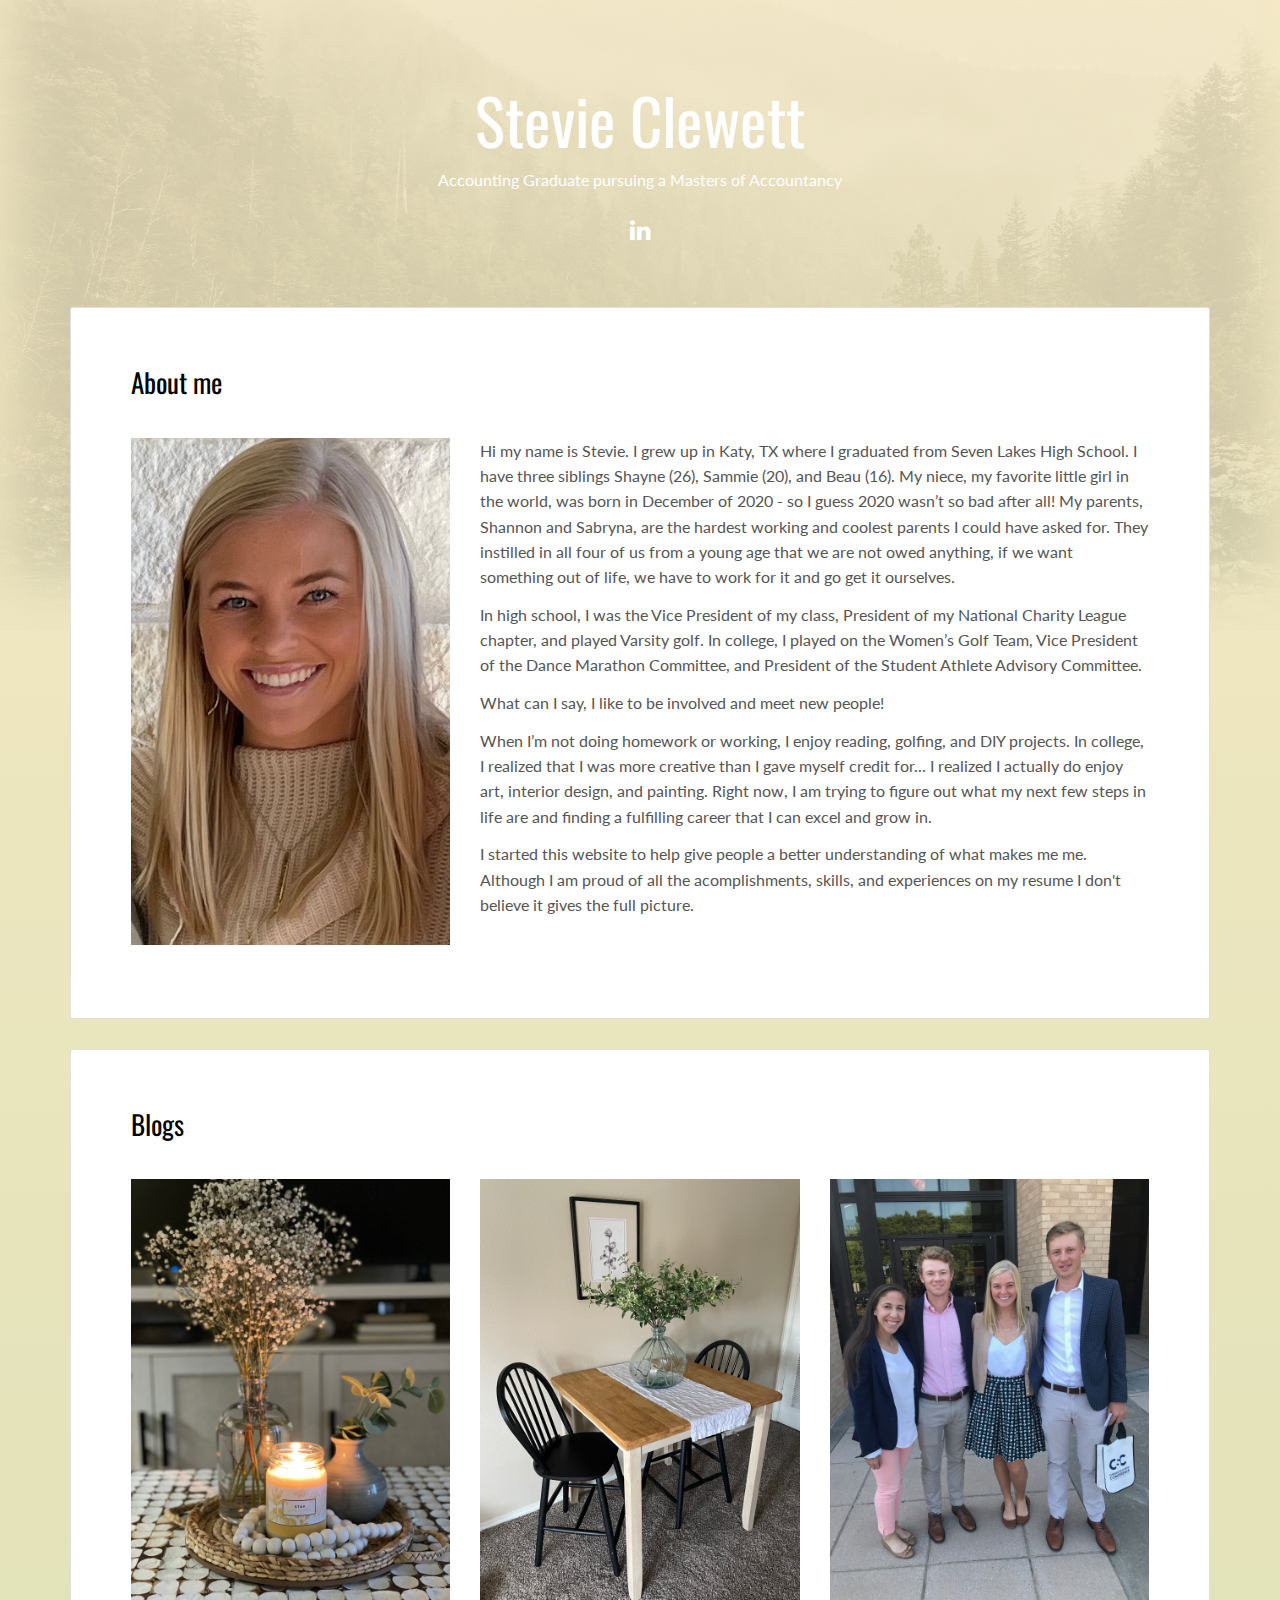
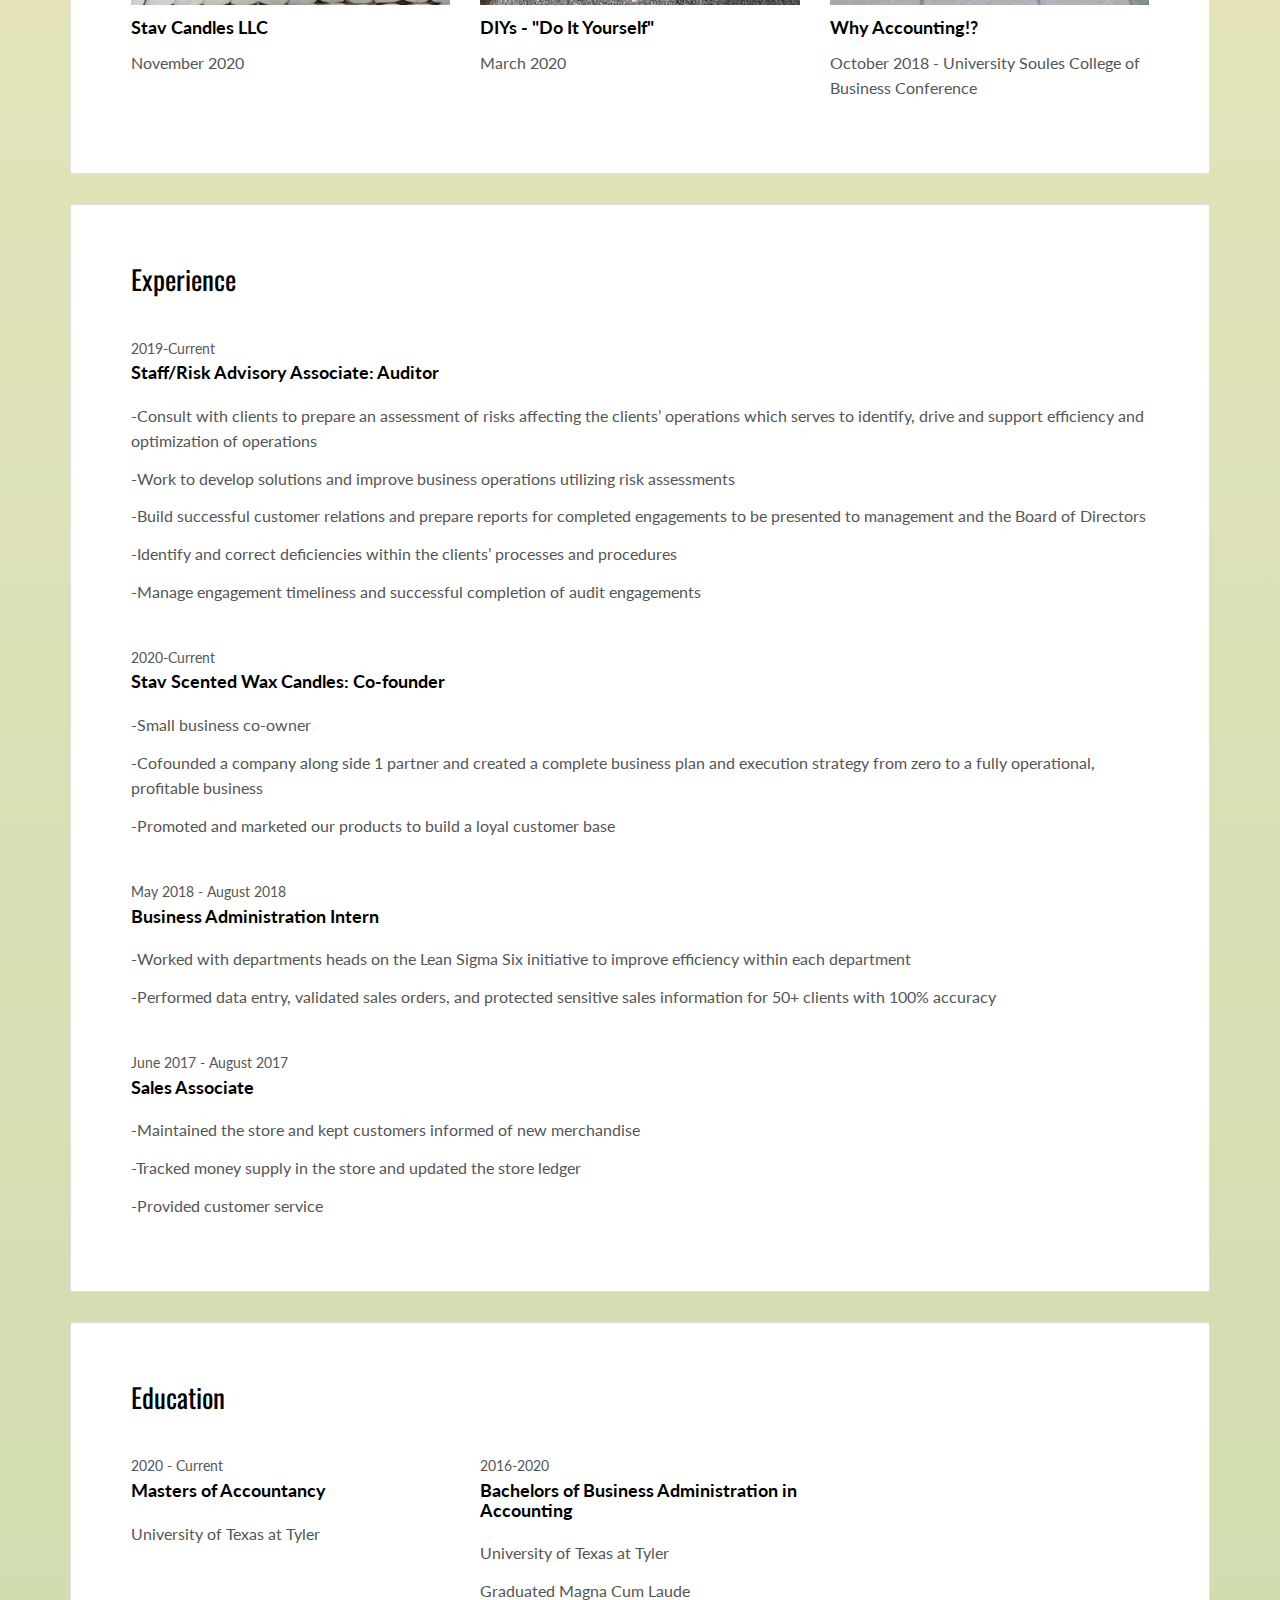
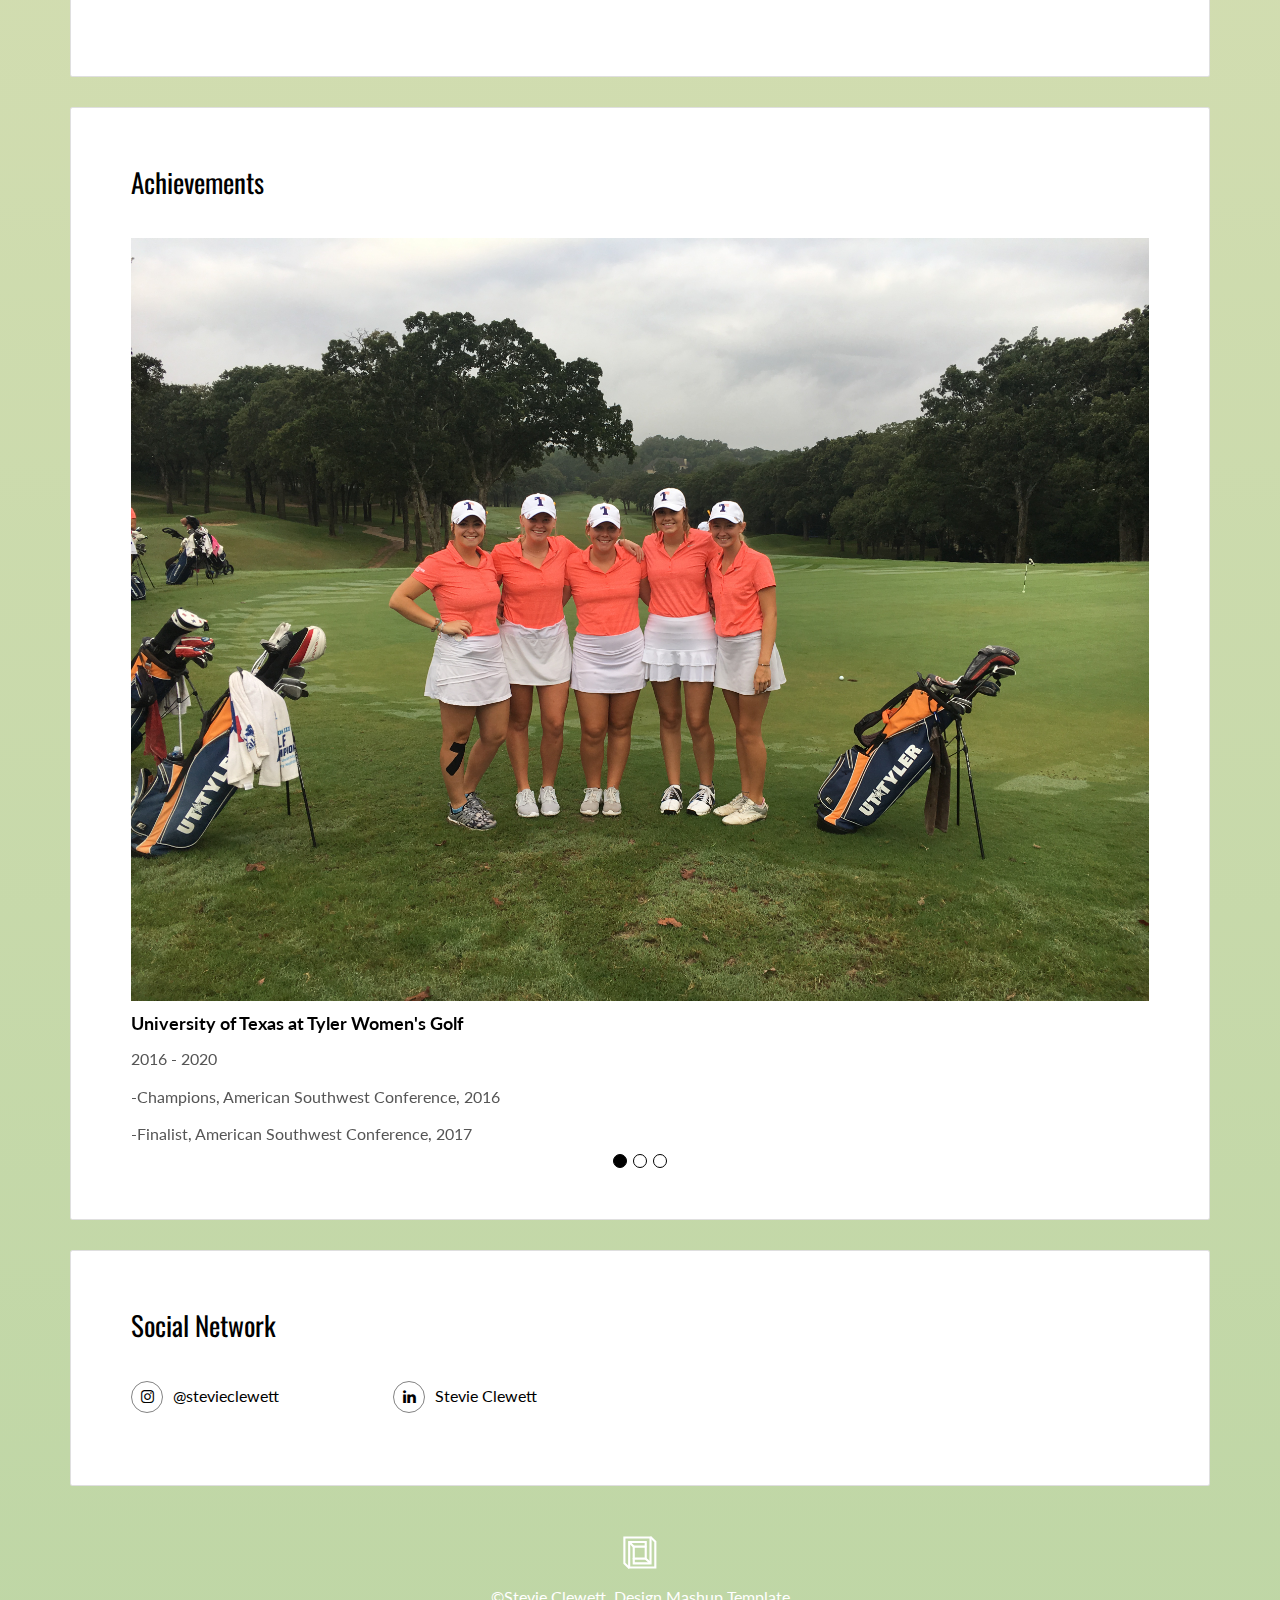
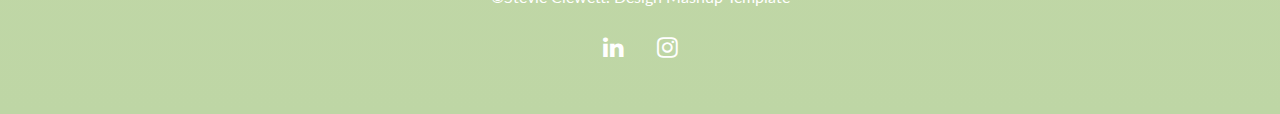
<file: index.html>
<!DOCTYPE html>
<html lang="en">

<head>
  <meta charset="UTF-8">
  <meta content="IE=edge" http-equiv="X-UA-Compatible">
  <meta content="width=device-width,initial-scale=1" name="viewport">
  <meta content="description" name="description">
  <meta name="google" content="notranslate" />
  <meta content="Mashup templates have been developped by Orson.io team" name="author">

  <!-- Disable tap highlight on IE -->
  <meta name="msapplication-tap-highlight" content="no">

  <link rel="apple-touch-icon" sizes="180x180" href="./assets/apple-icon-180x180.png">
  <link href="./assets/favicon.ico" rel="icon">

  <title>Stevie Clewett</title>

<link href="./main.d8e0d294.css" rel="stylesheet">
</head>

<body class="">

<!-- Add your content of header -->
<div class="background-color-layer" style="background-image: url('assets/images/stevie_background _image_1.jpg')"
>
</div>
<main class="content-wrapper">
  <header class="white-text-container section-container">
    <div class="text-center">
      <h1>Stevie Clewett</h1>
      <p>Accounting Graduate pursuing a Masters of Accountancy</p>
      <p>
        <a class="fa-icon fa-icon-2x" href="https://linkedin.com/in/stevie-clewett" title="">
          <i class="fa fa-linkedin"></i>
        </a>
      </p>
    </div>
  </header>



<!-- Add your site or app content here -->

 <div class="container">
   <div class="row">
     <div class="col-xs-12">

        <div class="card">
          <div class="card-block">
            <h2>About me</h2>
            <div class="row">
              <div class="col-md-4">
                <p><img src="./assets/images/me2.jpeg" class="img-responsive" alt=""></p>
              </div>
              <div class="col-md-8">

              <p>Hi my name is Stevie. I grew up in Katy, TX where I graduated from Seven Lakes High
                School. I have three siblings Shayne (26), Sammie (20), and Beau (16).
                My niece, my favorite little girl in the world, was born in December of 2020 - so I guess 2020 wasn’t so bad after all!
                My parents, Shannon and Sabryna, are the hardest working and
                coolest parents I could have asked for. They instilled in all four of us from a young age that
                we are not owed anything, if we want something out of life, we have to work for it and go get it ourselves.</p>
              <p>In high school, I was the Vice President of my class, President of my National Charity League chapter,
                and played Varsity golf. In college, I played on the Women’s Golf Team, Vice President of the Dance
                Marathon Committee, and President of the Student Athlete Advisory Committee.
              </p>
              <p>What can I say, I like to be involved and meet new people!</p>
              <p>When I’m not doing homework or working, I enjoy reading, golfing, and
                DIY projects. In college, I realized that I was more creative than I gave myself credit for...
                I realized I actually do enjoy art, interior design, and painting. Right now, I am trying to figure out
                what my next few steps in life are and finding a fulfilling career that I can excel and grow in.</p>
              <p>I started this website to help give people a better understanding of what makes me me. Although I am
                proud of all the acomplishments, skills, and experiences on my resume I don't believe it gives the full picture.</p>

              </div>
            </div>
          </div>
        </div>



        <div class="card">
          <div class="card-block">
            <h2>Blogs</h2>
            <div class="row">
              <div class="col-md-4">
                <img src="./assets/images/Stav 2.jpeg" class="img-responsive" alt="">
                <a href="./blogs.html">
                  <h3 class="h5">Stav Candles LLC</h3>
                </a>
                <p>November 2020</p>
              </div>
              <div class="col-md-4">
                <img src="./assets/images/DIYtable.jpeg" class="img-responsive" alt="">
                <a href="./blogs3.html">
                <h3 class="h5">DIYs - "Do It Yourself"</h3>
              </a>
                <p>March 2020</p>
              </div>
              <div class="col-md-4">
                <img src="./assets/images/accounting.jpeg" class="img-responsive" alt="">
                <a href="./blogs2.html">
                <h3 class="h5">Why Accounting!? </h3>
              </a>
                <p>October 2018 - University Soules College of Business Conference</p>
              </div>
            </div>
          </div>
        </div>

        <div class="card">
          <div class="card-block">
            <h2>Experience</h2>
            <div class="work-experience">
              <small class="date">2019-Current</small>
              <h3 class="h5 date-title">Staff/Risk Advisory Associate: Auditor<a href="http://en.orson.io" title="Create professionnal website"></a></h3>


              <p>-Consult with clients to prepare an assessment of risks affecting the clients’ operations which serves to identify, drive and support efficiency and optimization of operations</p>
              <p>-Work to develop solutions and improve business operations utilizing risk assessments</p>
              <p>-Build successful customer relations and prepare reports for completed engagements to be presented to management and the Board of Directors </p>
              <p>-Identify and correct deficiencies within the clients’ processes and procedures</p>
              <p>-Manage engagement timeliness and successful completion of audit engagements</p>
            </div>
            <div class="work-experience">
              <small class="date">2020-Current</small>
              <h3 class="h5 date-title">Stav Scented Wax Candles: Co-founder<a href="http://en.orson.io" title="Create professionnal website"></a></h3>


              <p>-Small business co-owner</p>
              <p>-Cofounded a company along side 1 partner and created a complete business plan and execution strategy from zero to a fully operational, profitable business</p>
              <p>-Promoted and marketed our products to build a loyal customer base </p>
            </div>

            <div class="work-experience">
              <small class="date">May 2018 - August 2018</small>
              <h3 class="h5 date-title">Business Administration Intern <a href="http://mashup-template.com" title=""></a></h3>

              <p>-Worked with departments heads on the Lean Sigma Six initiative to improve efficiency within each department</p>
              <p>-Performed data entry, validated sales orders, and protected sensitive sales information for 50+ clients with 100% accuracy</p>
            </div>

            <div class="work-experience">
              <small class="date">June 2017 - August 2017</small>
              <h3 class="h5 date-title">Sales Associate  <a href="http://mashup-template.com" title=""></a></h3>

              <p>-Maintained the store and kept customers informed of new merchandise</p>
              <p>-Tracked money supply in the store and updated the store ledger</p>
              <p>-Provided customer service</p>
            </div>
          </div>
        </div>


        <div class="card">
          <div class="card-block">
            <h2>Education</h2>
            <div class="row">
              <div class="col-md-4">
                <div class="education-experience">
                  <small class="date">2020 - Current</small>
                  <h3 class="h5 date-title">Masters of Accountancy</h3>
                  <p>University of Texas at Tyler</p>
                </div>

              </div>
              <div class="col-md-4">
                <div class="education-experience">
                  <small class="date">2016-2020</small>
                  <h3 class="h5 date-title">Bachelors of Business Administration in Accounting</h3>
                  <p>University of Texas at Tyler</p>
                  <p>Graduated Magna Cum Laude</p>
                </div>
              </div>
              <div class="col-md-4">
                <div class="education-experience">

                </div>
              </div>
            </div>
          </div>
        </div>


        <div class="card">
          <div class="card-block">
            <h2>Achievements</h2>
            <div id="carousel-example-generic" class="carousel slide" data-ride="carousel">


            <!-- Wrapper for slides -->
            <div class="carousel-inner" role="listbox">
              <div class="item active">
                <img src="./assets/images/golf.jpg" class="img-responsive" alt="...">
                <div class="carousel-caption">
                  <h3 class="h5">University of Texas at Tyler Women's Golf</h3>
                  <p>2016 - 2020</p>
                  <p>-Champions, American Southwest Conference, 2016</p>
                  <p>-Finalist, American Southwest Conference, 2017</p>
                </div>
              </div>
              <div class="item">
                <img src="./assets/images/SAAC.jpg" class="img-responsive" alt="...">
                <div class="carousel-caption">
                  <h3 class="h5">Student Athelte Advisory Committee - President</h3>
                  <p>2016 - 2020</p>
                  <p>-Campus representative regarding regulations and policies affecting athletes</p>
                  <p>-Organized a Special Olympics event for over 100 participants on  campus</p>
                </div>
              </div>

              <div class="item">
                <img src="./assets/images/will.jpeg" class="img-responsive" alt="...">
                <div class="carousel-caption">
                  <h3 class="h5">Dance Marathon - Vice President</h3>
                  <p>2016 - 2020</p>
                  <p>-Dedicated to promoting involvement and unity among students, faculty, and staff</p>
                </div>
              </div>
            </div>

            <!-- Indicators -->
            <ol class="carousel-indicators">
              <li data-target="#carousel-example-generic" data-slide-to="0" class="active"></li>
              <li data-target="#carousel-example-generic" data-slide-to="1"></li>
              <li data-target="#carousel-example-generic" data-slide-to="2"></li>
            </ol>

          </div>
          </div>
        </div>

        <div class="card">
          <div class="card-block">
            <h2>Social Network</h2>
            <div class="row">
              <div class="col-md-3">
                <p class="social-buttons"><a href="https://instagram.com/" title=""><span class="social-round-icon fa-icon"><i class="fa fa-instagram"></i></span>@stevieclewett</a></p>
              </div>
              <div class="col-md-3">
                <p class="social-buttons"><a href="https://www.linkedin.com/" title=""><span class="social-round-icon fa-icon"><i class="fa fa-linkedin"></i></span>Stevie Clewett</a></p>
              </div>
              <div class="col-md-3">

              </div>
            </div>
          </div>
        </div>

        <!--
        <div class="card">
          <div class="card-block">
            <h2>Contact</h2>
            <form action="" class="reveal-content">
              <div class="form-group">
                <input type="email" class="form-control" id="email" placeholder="Email">
              </div>
              <div class="form-group">
                <input type="text" class="form-control" id="subject" placeholder="Subject">
              </div>
              <div class="form-group">
                <textarea class="form-control" rows="5" placeholder="Enter your message"></textarea>
              </div>
              <div class="form-group">
                <button type="submit" class=" btn btn-primary">Send message</button>
              </div>
            </form>
          </div>
        </div>
      -->

     </div>
   </div>
 </div>

</main>
<footer class="footer-container white-text-container text-center">
  <div class="container">
    <div class="row">
      <div class="col-xs-12">
        <p><img src="./assets/images/mashup-icon.svg" alt=""></p>

        <p>©Stevie Clewett. Design <a href="http://www.mashup-template.com/" title="Create website with free html template">Mashup Template
        <p>

          </a>

          </a>

          </a>
          <a class="fa-icon fa-icon-2x" href="https://www.linkedin.com/" title="">
            <i class="fa fa-linkedin"></i>
          </a>
          <a class="fa-icon fa-icon-2x" href="https://instagram.com/" title="">
            <i class="fa fa-instagram"></i>
          </a>
        </p>
      </div>
    </div>
  </div>
</footer>

<script>
  document.addEventListener("DOMContentLoaded", function (event) {
     scrollRevelation('.card');
  });
</script>
<!-- Google Analytics: change UA-XXXXX-X to be your site's ID

<script>
  (function (i, s, o, g, r, a, m) {
    i['GoogleAnalyticsObject'] = r; i[r] = i[r] || function () {
      (i[r].q = i[r].q || []).push(arguments)
    }, i[r].l = 1 * new Date(); a = s.createElement(o),
      m = s.getElementsByTagName(o)[0]; a.async = 1; a.src = g; m.parentNode.insertBefore(a, m)
  })(window, document, 'script', '//www.google-analytics.com/analytics.js', 'ga');
  ga('create', 'UA-XXXXX-X', 'auto');
  ga('send', 'pageview');
</script>

--><script type="text/javascript" src="./main.bc58148c.js"></script>
</body>

</html>
</file>
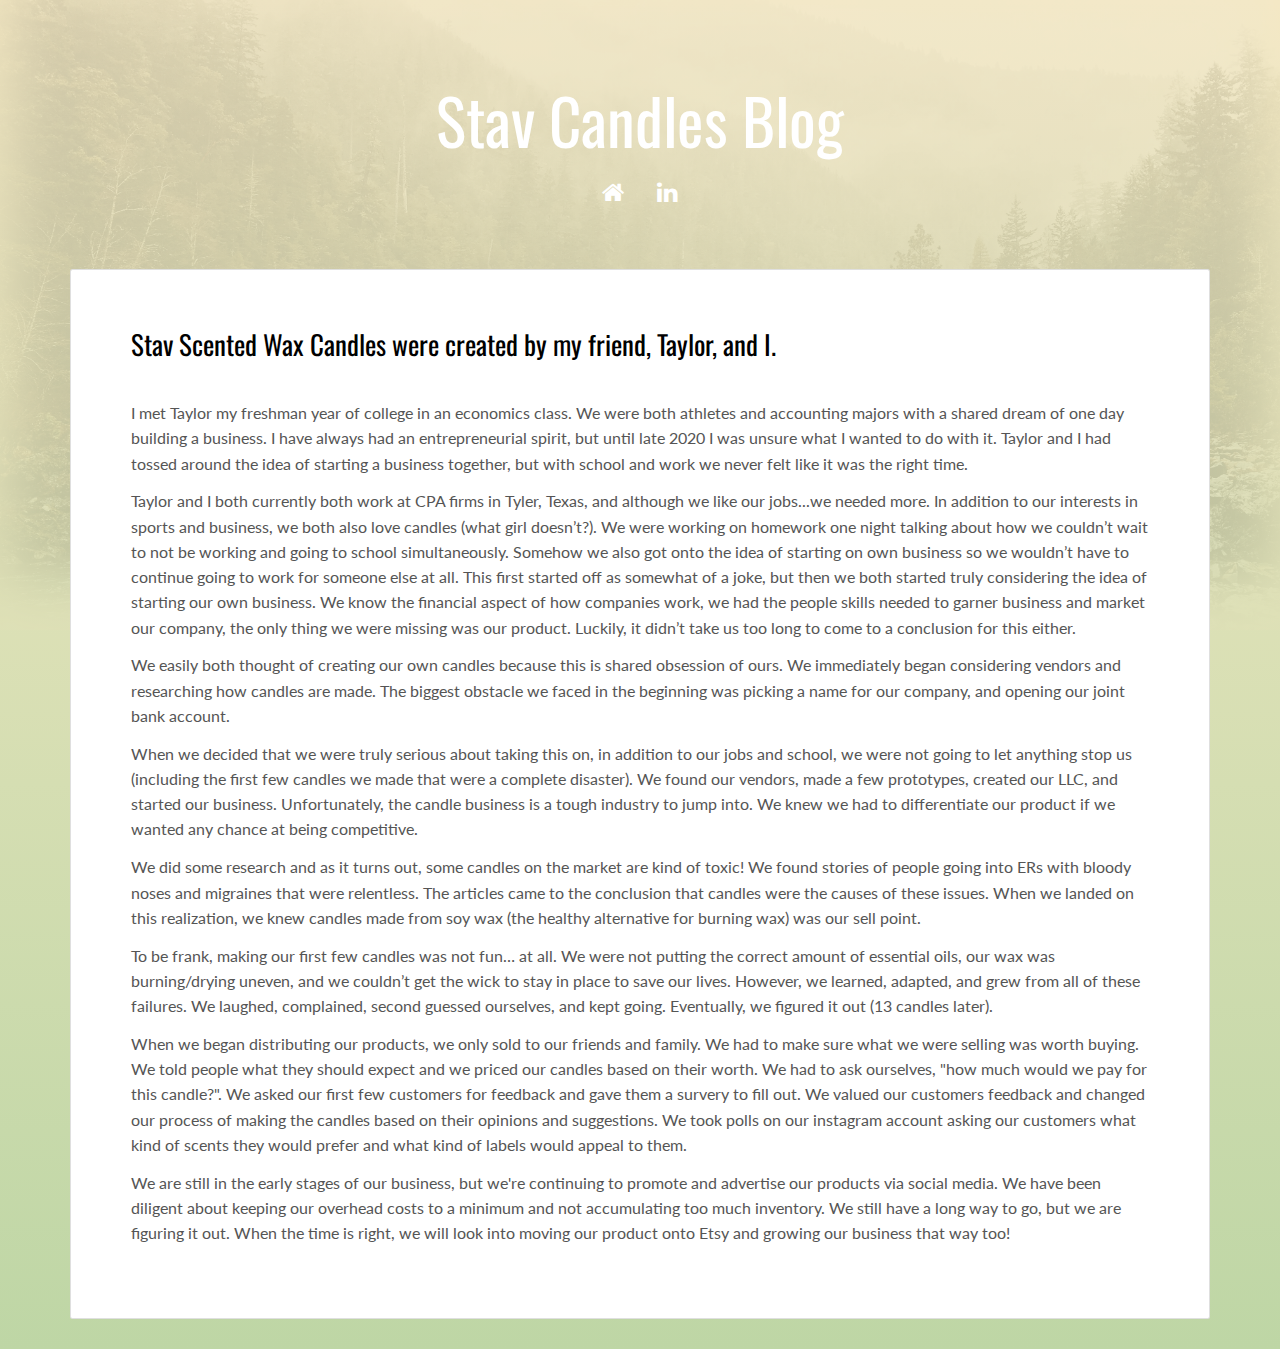
<file: blogs.html>
<!DOCTYPE html>
<html lang="en">

  <head>
    <meta charset="UTF-8">
    <meta content="IE=edge" http-equiv="X-UA-Compatible">
    <meta content="width=device-width,initial-scale=1" name="viewport">
    <meta content="description" name="description">
    <meta name="google" content="notranslate" />
    <meta content="Mashup templates have been developped by Orson.io team" name="author">

    <!-- Disable tap highlight on IE -->
    <meta name="msapplication-tap-highlight" content="no">

    <link rel="apple-touch-icon" sizes="180x180" href="./assets/apple-icon-180x180.png">
    <link href="./assets/favicon.ico" rel="icon">

    <title>Stevie Clewett</title>

  <link href="./main.d8e0d294.css" rel="stylesheet">
  </head>

  <body class="">

  <div class="background-color-layer" style="background-image: url('assets/images/stevie_background _image_1.jpg')">
  </div>
    <main class="content-wrapper">
      <header class="white-text-container section-container">
        <div class="text-center">
          <h1>Stav Candles Blog</h1>

          <p>
            <a class='fa-icon fa-icon-2x' href="./index.html" title="">
              <i class="fa fa-home" aria-hidden="true"></i>
            </a>
            <a class="fa-icon fa-icon-2x" href="https://www.linkedin.com/" title="">
              <i class="fa fa-linkedin"></i>
            </a>
          </p>
        </div>
      </header>

      <div class="container">
        <div class="row">
          <div class="col-xs-12">

            <div class="card">
              <div class="card-block">
                <h2>Stav Scented Wax Candles were created by my friend, Taylor, and I.</h2>
                <div class="work-experience">

                  <p>
                    I met Taylor my freshman year of college in an economics class. We
                    were both athletes and accounting majors with a shared dream of one day building a business.
                    I have always had an entrepreneurial spirit, but until late 2020 I
                    was unsure what I wanted to do with it. Taylor and I had tossed around
                    the idea of starting a business together, but with school and work
                    we never felt like it was the right time.
                  </p>
                  <p>
                    Taylor and I both currently both work at CPA firms in Tyler, Texas,
                    and although we like our jobs...we needed more. In addition
                    to our interests in sports and business, we both also love
                    candles (what girl doesn’t?). We were working on homework
                    one night talking about how we couldn’t wait
                    to not be working and going to school simultaneously. Somehow
                    we also got onto the idea of starting on own business so we
                    wouldn’t have to continue going to work for someone else at
                    all. This first started off as somewhat of a joke, but then
                    we both started truly considering the idea of starting our
                    own business. We know the financial aspect of how companies
                    work, we had the people skills needed to garner business and
                    market our company, the only thing we were missing was our
                    product. Luckily, it didn’t take us too long to come to a
                    conclusion for this either.
                  </p>
                  <p>
                    We easily both thought of creating our own candles because
                    this is shared obsession of ours. We immediately began considering
                    vendors and researching how candles are made. The biggest
                    obstacle we faced in the beginning was picking a name for
                    our company, and opening our joint bank account.
                  </p>
                  <p>
                    When we decided that we were truly serious about taking
                    this on, in addition to our jobs and school, we were not going
                    to let anything stop us (including the first few candles we
                    made that were a complete disaster). We found our vendors,
                    made a few prototypes, created our LLC, and started our business.
                    Unfortunately, the candle business is a tough industry to
                    jump into. We knew we had to differentiate our product if
                    we wanted any chance at being competitive.
                  </p>
                  <p>
                    We did some research and as it turns out, some candles on
                    the market are kind of toxic! We found stories of people going into
                    ERs with bloody noses and migraines that were relentless.
                    The articles came to the conclusion that candles were the
                    causes of these issues. When we landed on this realization,
                    we knew candles made from soy wax (the healthy alternative
                    for burning wax) was our sell point.
                  </p>
                  <p>To be frank, making our first few candles was not fun… at
                    all. We were not putting the correct amount of essential oils,
                    our wax was burning/drying uneven, and we couldn’t get the
                    wick to stay in place to save our lives. However, we learned,
                    adapted, and grew from all of these failures. We laughed,
                    complained, second guessed ourselves, and kept going.
                    Eventually, we figured it out (13 candles later).
                  </p>
                  <p>
                    When we began distributing our products, we only sold to our
                    friends and family. We had to make sure what we were selling
                    was worth buying. We told people what they should expect and
                    we priced our candles based on their worth. We had to ask
                    ourselves, "how much would we pay for this candle?". We asked our
                    first few customers for feedback and gave them a survery to
                    fill out. We valued our customers feedback and changed our process
                    of making the candles based on their opinions and suggestions.
                    We took polls on our instagram account asking our customers
                    what kind of scents they would prefer and what kind of labels
                    would appeal to them.
                  </p>
                  <p>
                    We are still in the early stages of our business, but we're continuing
                    to promote and advertise our products via social media. We have been
                    diligent about keeping our overhead costs to a minimum and
                    not accumulating too much inventory. We still have a long
                    way to go, but we are figuring it out. When the time is right,
                    we will look into moving our product onto Etsy and growing
                    our business that way too!
                  </p>
                </div>
                </div>
              </div>
            </div>


          </div>
        </div>
      </div>

    </main>
    <script>
      document.addEventListener("DOMContentLoaded", function (event) {
         scrollRevelation('.card');
      });
    </script>

    <script src="./main.bc58148c.js"></script>
  </body>
</html>
</file>
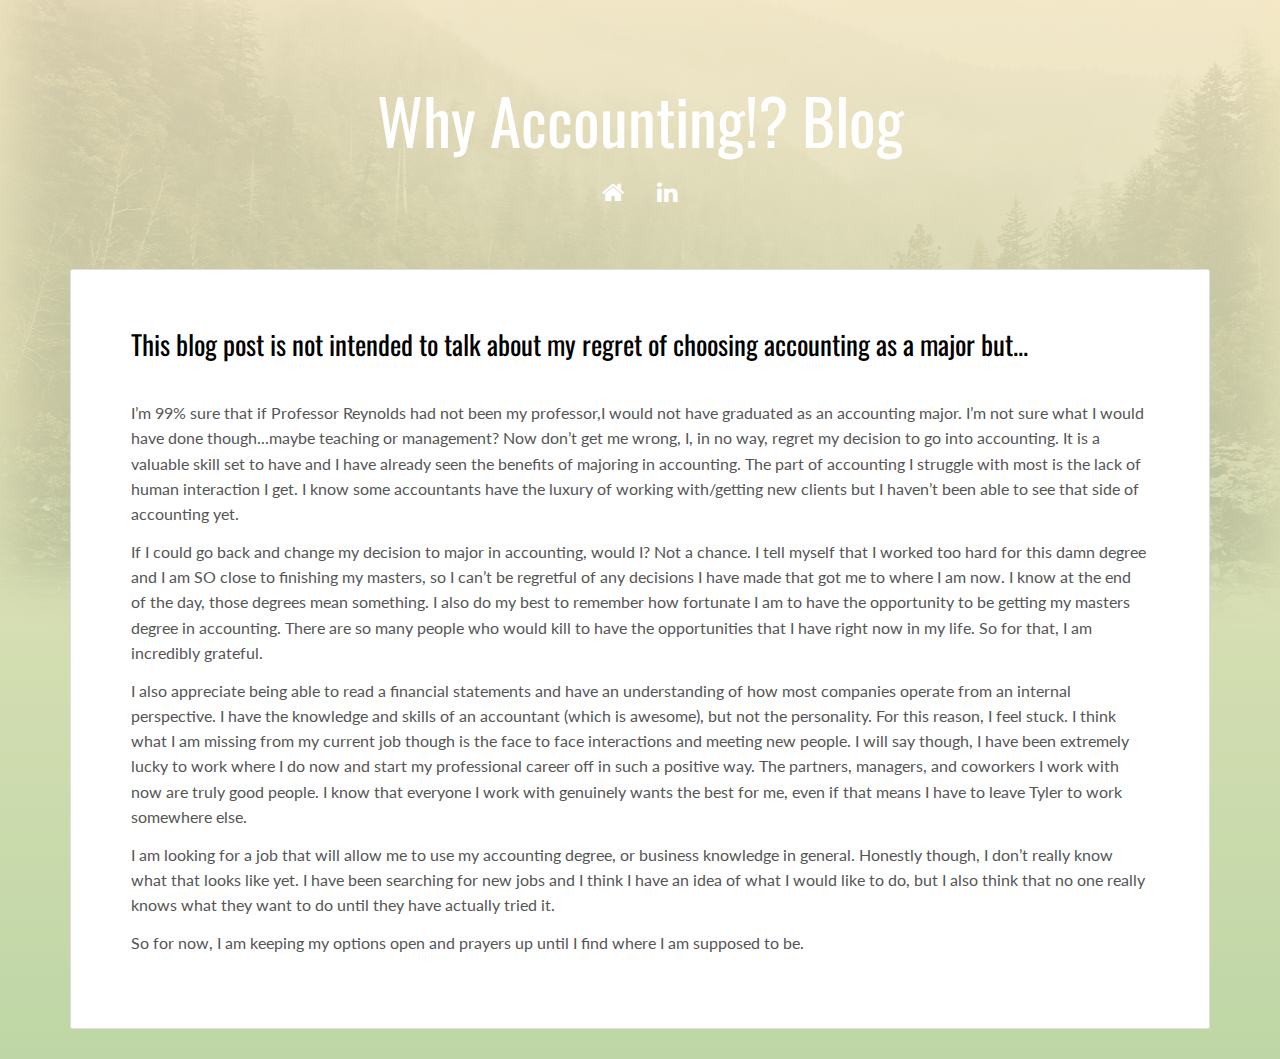
<file: blogs2.html>
<!DOCTYPE html>
<html lang="en">

  <head>
    <meta charset="UTF-8">
    <meta content="IE=edge" http-equiv="X-UA-Compatible">
    <meta content="width=device-width,initial-scale=1" name="viewport">
    <meta content="description" name="description">
    <meta name="google" content="notranslate" />
    <meta content="Mashup templates have been developped by Orson.io team" name="author">

    <!-- Disable tap highlight on IE -->
    <meta name="msapplication-tap-highlight" content="no">

    <link rel="apple-touch-icon" sizes="180x180" href="./assets/apple-icon-180x180.png">
    <link href="./assets/favicon.ico" rel="icon">

    <title>Stevie Clewett</title>

  <link href="./main.d8e0d294.css" rel="stylesheet">
  </head>

  <body class="">

  <div class="background-color-layer" style="background-image: url('assets/images/stevie_background _image_1.jpg')">
  </div>
    <main class="content-wrapper">
      <header class="white-text-container section-container">
        <div class="text-center">
          <h1>Why Accounting!? Blog</h1>

          <p>
            <a class='fa-icon fa-icon-2x' href="./index.html" title="">
              <i class="fa fa-home" aria-hidden="true"></i>
            </a>
            <a class="fa-icon fa-icon-2x" href="https://www.linkedin.com/" title="">
              <i class="fa fa-linkedin"></i>
            </a>
          </p>
        </div>
      </header>

      <div class="container">
        <div class="row">
          <div class="col-xs-12">

            <div class="card">
              <div class="card-block">
                <h2>This blog post is not intended to talk about my regret of choosing accounting as a major but...</h2>
                <div class="work-experience">

                  <p>I’m 99% sure that if Professor Reynolds had not been my professor,I would not have graduated as
                    an accounting major. I’m not sure what I would have done though...maybe teaching or management?
                    Now don’t get me wrong, I, in no way, regret my decision to go into accounting. It is a valuable
                    skill set to have and I have already seen the benefits of majoring in accounting.
                    The part of accounting I struggle with most is the lack of human interaction I get. I know
                    some accountants have the luxury of working with/getting new clients but I haven’t been able to see
                    that side of accounting yet.</p>
                  <p>If I could go back and change my decision to major in accounting, would I? Not a chance. I tell
                    myself that I worked too hard for this damn degree and I am SO close to finishing my masters, so
                    I can’t be regretful of any decisions I have made that got me to where I am now. I know at the end
                    of the day, those degrees mean something. I also do my best to remember how fortunate I am to have
                    the opportunity to be getting my masters degree in accounting. There are so many people who would
                    kill to have the opportunities that I have right now in my life. So for that, I am incredibly grateful.</p>
                  <p>I also appreciate being able to read a financial statements and have an understanding of how most
                    companies operate from an internal perspective. I have the knowledge and skills of an accountant
                    (which is awesome), but not the personality. For this reason, I feel stuck. I think
                    what I am missing from my current job though is the face to face interactions and meeting new people.
                    I will say though, I have been extremely lucky to work where I do now and start my professional career
                    off in such a positive way. The partners, managers, and coworkers I work with now are truly good people.
                    I know that everyone I work with genuinely wants the best for me, even if that means I have to leave
                    Tyler to work somewhere else.</p>
                  <p>I am looking for a job that will allow me to use my accounting degree, or business knowledge in
                    general. Honestly though, I don’t really know what that looks like yet. I have been searching for new
                    jobs and I think I have an idea of what I would like to do, but I also think that no one really knows
                    what they want to do until they have actually tried it.</p>
                  <p>So for now, I am keeping my options open and prayers up until I find where I am supposed to be. </p>
                </div>
                </div>
              </div>
            </div>


          </div>
        </div>
      </div>

    </main>
    <script>
      document.addEventListener("DOMContentLoaded", function (event) {
         scrollRevelation('.card');
      });
    </script>

    <script src="./main.bc58148c.js"></script>
  </body>
</html>
</file>
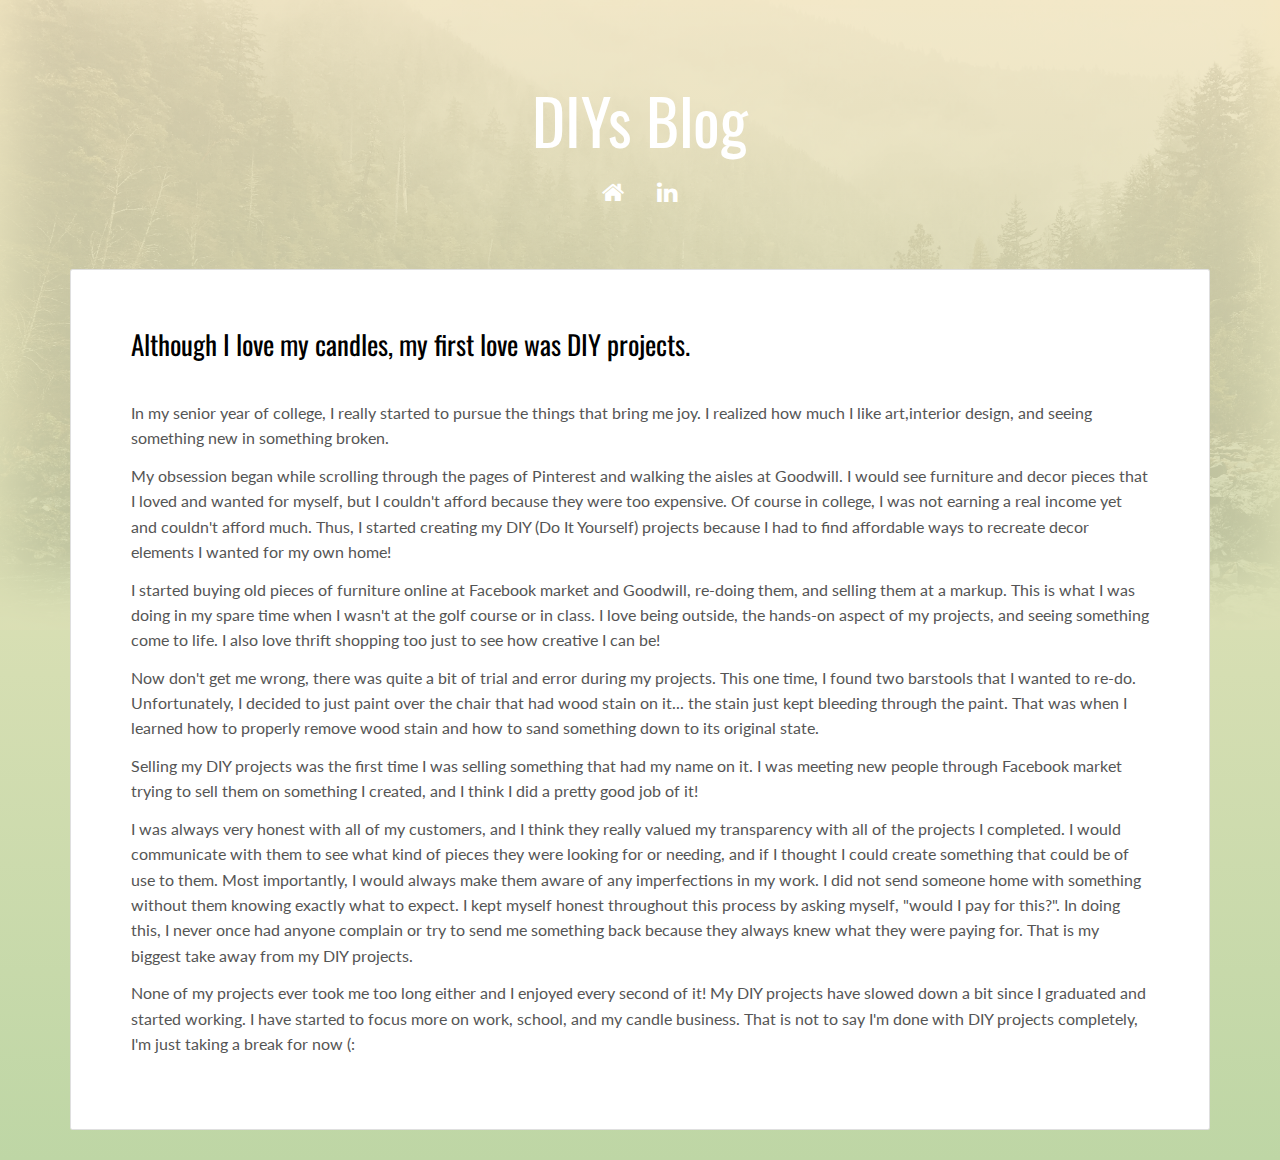
<file: blogs3.html>
<!DOCTYPE html>
<html lang="en">

  <head>
    <meta charset="UTF-8">
    <meta content="IE=edge" http-equiv="X-UA-Compatible">
    <meta content="width=device-width,initial-scale=1" name="viewport">
    <meta content="description" name="description">
    <meta name="google" content="notranslate" />
    <meta content="Mashup templates have been developped by Orson.io team" name="author">

    <!-- Disable tap highlight on IE -->
    <meta name="msapplication-tap-highlight" content="no">

    <link rel="apple-touch-icon" sizes="180x180" href="./assets/apple-icon-180x180.png">
    <link href="./assets/favicon.ico" rel="icon">

    <title>Stevie Clewett</title>

  <link href="./main.d8e0d294.css" rel="stylesheet">
  </head>

  <body class="">

  <div class="background-color-layer" style="background-image: url('assets/images/stevie_background _image_1.jpg')">
  </div>
    <main class="content-wrapper">
      <header class="white-text-container section-container">
        <div class="text-center">
          <h1>DIYs Blog</h1>

          <p>
            <a class='fa-icon fa-icon-2x' href="./index.html" title="">
              <i class="fa fa-home" aria-hidden="true"></i>
            </a>
            <a class="fa-icon fa-icon-2x" href="https://www.linkedin.com/" title="">
              <i class="fa fa-linkedin"></i>
            </a>
          </p>
        </div>
      </header>

      <div class="container">
        <div class="row">
          <div class="col-xs-12">

            <div class="card">
              <div class="card-block">
                <h2>Although I love my candles, my first love was DIY projects.</h2>
                <div class="work-experience">

                  <p>In my senior year of college, I really started to pursue the things that bring me joy. I realized
                    how much I like art,interior design, and seeing something new in something broken.</p>
                  <p>My obsession began while scrolling through the pages of Pinterest and walking the aisles at Goodwill.
                    I would see furniture and decor pieces that I loved and wanted for myself, but I couldn't afford because
                    they were too expensive. Of course in college, I was not earning a real income yet and couldn't afford much.
                    Thus, I started creating my DIY (Do It Yourself) projects because I had to find affordable ways to
                    recreate decor elements I wanted for my own home!</p>
                  <p>I started buying old pieces of furniture online at Facebook market and Goodwill, re-doing them,
                    and selling them at a markup. This is what I was doing in my spare time when I wasn't at the golf course
                    or in class. I love being outside, the hands-on aspect of my projects, and seeing something come to life. I also love
                    thrift shopping too just to see how creative I can be!</p>
                  <p>Now don't get me wrong, there was quite a bit of trial and error during my projects. This one time,
                    I found two barstools that I wanted to re-do. Unfortunately, I decided to just paint over the chair
                    that had wood stain on it... the stain just kept bleeding through the paint. That was when I learned
                    how to properly remove wood stain and how to sand something down to its original state.</p>
                  <p>Selling my DIY projects was the first time I was selling something that had my name on it. I was
                    meeting new people through Facebook market trying to sell them on something I created, and I think
                    I did a pretty good job of it!</p>
                    <p>I was always very honest with all of my customers, and I think they really valued my transparency with
                    all of the projects I completed. I would communicate with them to see what kind of pieces they
                    were looking for or needing, and if I thought I could create something that could be of use to them.
                    Most importantly, I would always make them aware of any imperfections in my work. I did not
                    send someone home with something without them knowing exactly what to expect. I kept myself honest throughout
                    this process by asking myself, "would I pay for this?". In doing this, I never once had anyone complain
                    or try to send me something back because they always knew what they were paying for. That is my biggest
                    take away from my DIY projects.</p>
                  <p>None of my projects ever took me too long either and I enjoyed every second of it!
                    My DIY projects have slowed down a bit since I graduated and started working.
                    I have started to focus more on work, school, and my candle business. That is not to say I'm done with DIY
                    projects completely, I'm just taking a break for now (:</p>
                </div>
                </div>
              </div>
            </div>


          </div>
        </div>
      </div>

    </main>
    <script>
      document.addEventListener("DOMContentLoaded", function (event) {
         scrollRevelation('.card');
      });
    </script>

    <script src="./main.bc58148c.js"></script>
  </body>
</html>
</file>
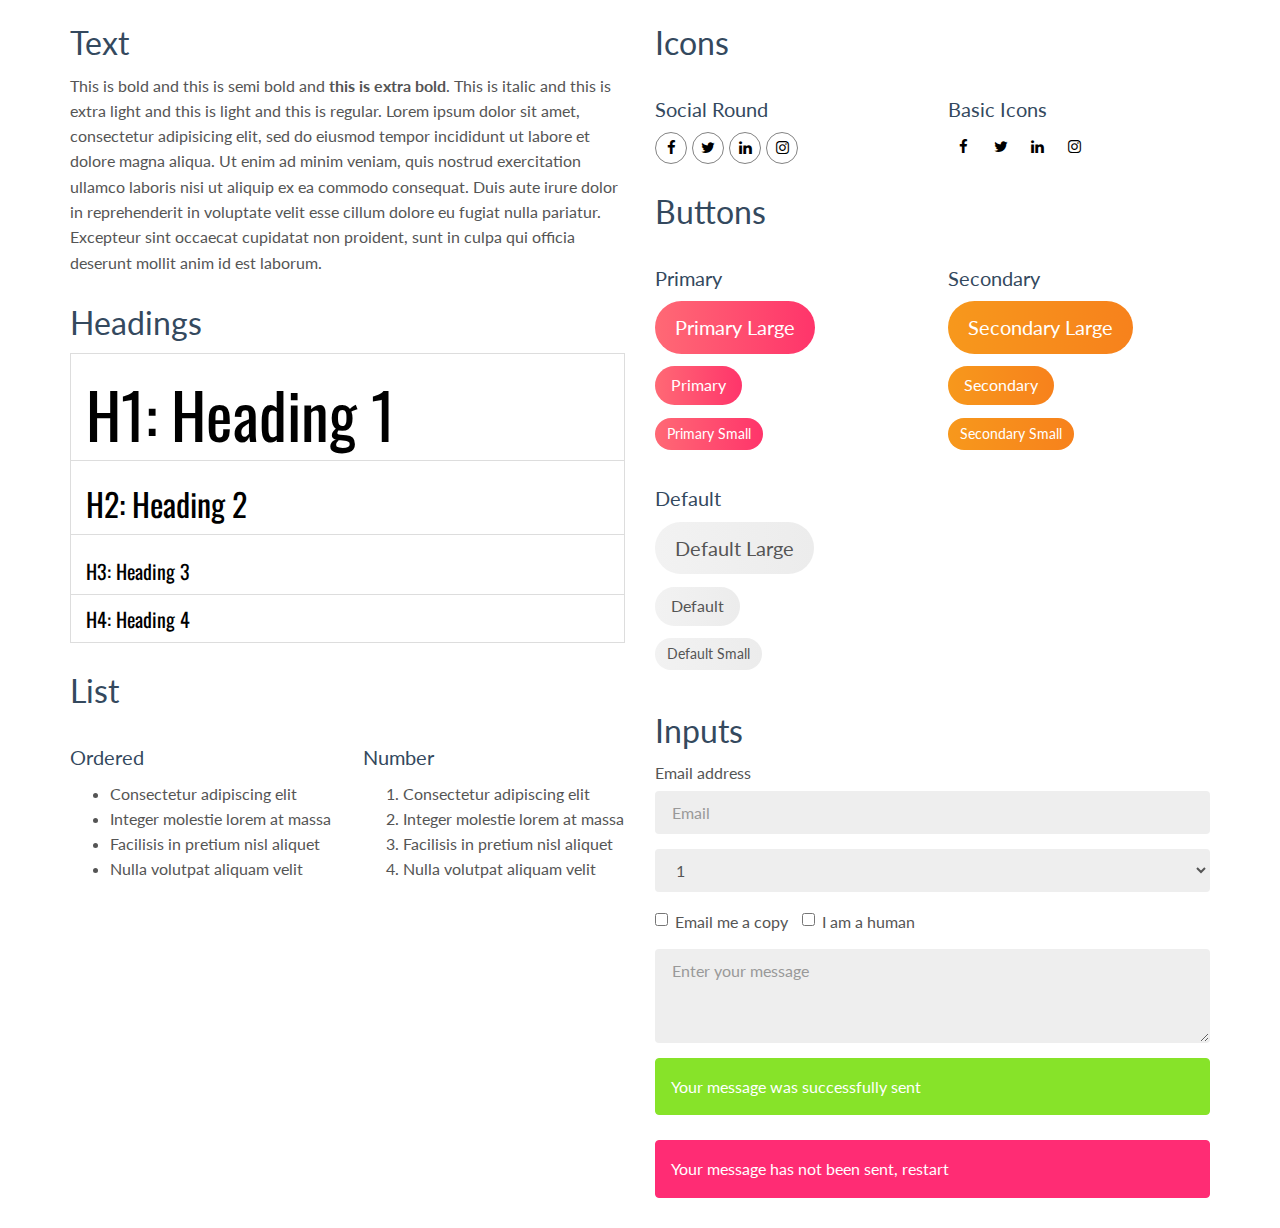
<file: components.html>
<!DOCTYPE html>
<html lang="en">

<head>
  <meta charset="UTF-8">
  <meta content="IE=edge" http-equiv="X-UA-Compatible">
  <meta content="width=device-width,initial-scale=1" name="viewport">
  <meta content="description" name="description">
  <meta name="google" content="notranslate" />
  <meta content="Mashup templates have been developped by Orson.io team" name="author">

  <!-- Disable tap highlight on IE -->
  <meta name="msapplication-tap-highlight" content="no">
  
  <link rel="apple-touch-icon" sizes="180x180" href="./assets/apple-icon-180x180.png">
  <link href="./assets/favicon.ico" rel="icon">

  <title>Title page</title>  

<link href="./main.d8e0d294.css" rel="stylesheet"></head>

<body class="white">


<!-- Add your site or app content here -->
  <div class="container">
    <div class="row">
      <div class="col-xs-12 col-md-6">

        <div class="template-example">
          <h2 class="template-title-example">Text</h2>
          <p>This is bold and this is semi bold and <b>this is extra bold</b>. This is italic and this is extra light and this is light
          and this is regular. Lorem ipsum dolor sit amet, consectetur adipisicing elit, sed do eiusmod
          tempor incididunt ut labore et dolore magna aliqua. Ut enim ad minim veniam,
          quis nostrud exercitation ullamco laboris nisi ut aliquip ex ea commodo
          consequat. Duis aute irure dolor in reprehenderit in voluptate velit esse
          cillum dolore eu fugiat nulla pariatur. Excepteur sint occaecat cupidatat non
          proident, sunt in culpa qui officia deserunt mollit anim id est laborum.
          </p>
        </div>

        <div class="template-example">
          <h2 class="template-title-example">Headings</h2>
          
          <table class="table table-bordered">
            <tr><td><h1>H1: Heading 1</h1></td></tr>
            <tr><td><h2>H2: Heading 2</h2></td></tr>
            <tr><td><h3>H3: Heading 3</h3></td></tr>
            <tr><td><h4>H4: Heading 4</h4></td></tr>
          </table>
          
        </div>

        
        <div class="template-example">
          <h2 class="template-title-example">List</h2>
          <div class="row">
            <div class="col-md-6">
              <h3 class="template-title-example">Ordered</h3>
              <ul>
                <li>Consectetur adipiscing elit</li>
                <li>Integer molestie lorem at massa</li>
                <li>Facilisis in pretium nisl aliquet</li>
                <li>Nulla volutpat aliquam velit</li>
              </ul>
            </div>
            <div class="col-md-6">
              <h3 class="template-title-example">Number</h3>
              <ol>
                <li>Consectetur adipiscing elit</li>
                <li>Integer molestie lorem at massa</li>
                <li>Facilisis in pretium nisl aliquet</li>
                <li>Nulla volutpat aliquam velit</li>
              </ol>
            </div>
          </div>
        </div>
        
      </div>

      <div class="col-xs-12 col-md-6">
        <div class="template-example">
          <h2 class="template-title-example">Icons</h2>
          
          <div class="row">
            <div class="col-md-6">
              <h3 class="template-title-example">Social Round</h2>
              <ul class="list-icons">
                <li>
                  <a href="" class="social-round-icon fa-icon">
                    <i class="fa fa-facebook"></i>
                  </a>
                </li>
                <li>
                  <a href="" class="social-round-icon fa-icon">
                    <i class="fa fa-twitter"></i>
                  </a>
                </li>
                <li>
                  <a href="" class="social-round-icon fa-icon">
                    <i class="fa fa-linkedin"></i>
                  </a>
                </li>
                <li>
                  <a href="" class="social-round-icon fa-icon">
                    <i class="fa fa-instagram"></i>
                  </a>
                </li>
              </ul>
            </div>
            <div class="col-md-6">
               <h3 class="template-title-example">Basic Icons</h2>
                <ul class="list-icons">
                  <li>
                    <span class="fa-icon">
                      <i class="fa fa-facebook"></i>
                    </span>
                  </li>
                  <li>
                    <span class="fa-icon">
                      <i class="fa fa-twitter"></i>
                    </span>
                  </li>
                  <li>
                    <span class="fa-icon">
                      <i class="fa fa-linkedin"></i>
                    </span>
                  </li>
                  <li>
                    <span class="fa-icon">
                      <i class="fa fa-instagram"></i>
                    </span>
                  </li>
                </ul>
            </div>

          </div>


          


        </div>

        <div class="template-example">
          <h2 class="template-title-example">Buttons</h2>
          <div class="row">
            <div class="col-md-6">
              <h3 class="template-title-example">Primary</h2>
              <div class="row">
                  <div class="col-md-6">
                  <p><a href="" class="btn btn-primary btn-lg">Primary Large</a></p>
                  <p><a href="" class="btn btn-primary">Primary </a></p>
                  <p><a href="" class="btn btn-primary btn-sm">Primary Small</a></p>
                </div>
              </div>

              <h3 class="template-title-example">Default</h2>
              <div class="row">
                  <div class="col-md-6">
                  <p><a href="" class="btn btn-default btn-lg">Default Large</a></p>
                  <p><a href="" class="btn btn-default">Default </a></p>
                  <p><a href="" class="btn btn-default btn-sm">Default Small</a></p>
                </div>
              </div>

            </div>

            <div class="col-md-6">
              <h3 class="template-title-example">Secondary</h2>
              <div class="row">
                  <div class="col-md-6">
                  <p><a href="" class="btn btn-info btn-lg">Secondary Large</a></p>
                  <p><a href="" class="btn btn-info">Secondary </a></p>
                  <p><a href="" class="btn btn-info btn-sm">Secondary Small</a></p>
                </div>
              </div>
            </div>
          </div>
        </div>
        
        <div class="template-example">
          <h2 class="template-title-example">Inputs</h2>

            <div class="form-group">
              <label for="exampleInputEmail1">Email address</label>
              <input type="email" class="form-control" id="exampleInputEmail1" placeholder="Email">
            </div>

            <div class="form-group">
              <select class="form-control">
                <option>1</option>
                <option>2</option>
                <option>3</option>
                <option>4</option>
                <option>5</option>
              </select>
            </div>

            <div class="form-group">
              <label class="checkbox-inline">
                <input 
                type="checkbox" id="inlineCheckbox1" value="option1"> Email me a copy
              </label>
              <label class="checkbox-inline">
                <input type="checkbox" id="inlineCheckbox2" value="option2"> I am a human
              </label>
            </div>

            <div class="form-group">
              <textarea class="form-control" rows="3" placeholder="Enter your message"></textarea>
            </div>
            
            <div class="alert alert-success" role="alert">Your message was successfully sent</div>
            <div class="alert alert-danger" role="alert">Your message has not been sent, restart</div>
        </div>




      </div>
    </div>
  </div>

<script type="text/javascript" src="./main.bc58148c.js"></script>
</file>
<file: main.d8e0d294.css>
@import url(https://fonts.googleapis.com/css?family=Lato:400,700|Oswald);
@import url(https://maxcdn.bootstrapcdn.com/font-awesome/4.7.0/css/font-awesome.min.css);

/*!
 * Bootstrap v3.3.7 (http://getbootstrap.com)
 * Copyright 2011-2016 Twitter, Inc.
 * Licensed under MIT (https://github.com/twbs/bootstrap/blob/master/LICENSE)
 */
/*! normalize.css v3.0.3 | MIT License | github.com/necolas/normalize.css */
html {
  font-family: sans-serif;
  -ms-text-size-adjust: 100%;
  -webkit-text-size-adjust: 100%
}

body {
  margin: 0
}

article, aside, details, figcaption, figure, footer, header, hgroup, main, menu, nav, section, summary {
  display: block
}

audio, canvas, progress, video {
  display: inline-block;
  vertical-align: baseline
}

audio:not([controls]) {
  display: none;
  height: 0
}

[hidden], template {
  display: none
}

a {
  background-color: transparent
}

a:active, a:hover {
  outline: 0
}

abbr[title] {
  border-bottom: 1px dotted
}

b, strong {
  font-weight: 700
}

dfn {
  font-style: italic
}

h1 {
  font-size: 2em;
  margin: .67em 0
}

mark {
  background: #ff0;
  color: #000
}

small {
  font-size: 80%
}

sub, sup {
  font-size: 75%;
  line-height: 0;
  position: relative;
  vertical-align: baseline
}

sup {
  top: -.5em
}

sub {
  bottom: -.25em
}

img {
  border: 0
}

svg:not(:root) {
  overflow: hidden
}

figure {
  margin: 1em 40px
}

hr {
  box-sizing: content-box;
  height: 0
}

pre {
  overflow: auto
}

code, kbd, pre, samp {
  font-family: monospace, monospace;
  font-size: 1em
}

button, input, optgroup, select, textarea {
  color: inherit;
  font: inherit;
  margin: 0
}

button {
  overflow: visible
}

button, select {
  text-transform: none
}

button, html input[type=button], input[type=reset], input[type=submit] {
  -webkit-appearance: button;
  cursor: pointer
}

button[disabled], html input[disabled] {
  cursor: default
}

button::-moz-focus-inner, input::-moz-focus-inner {
  border: 0;
  padding: 0
}

input {
  line-height: normal
}

input[type=checkbox], input[type=radio] {
  box-sizing: border-box;
  padding: 0
}

input[type=number]::-webkit-inner-spin-button, input[type=number]::-webkit-outer-spin-button {
  height: auto
}

input[type=search] {
  -webkit-appearance: textfield;
  box-sizing: content-box
}

input[type=search]::-webkit-search-cancel-button, input[type=search]::-webkit-search-decoration {
  -webkit-appearance: none
}

fieldset {
  border: 1px solid silver;
  margin: 0 2px;
  padding: .35em .625em .75em
}

textarea {
  overflow: auto
}

optgroup {
  font-weight: 700
}

table {
  border-collapse: collapse;
  border-spacing: 0
}

td, th {
  padding: 0
}

/*! Source: https://github.com/h5bp/html5-boilerplate/blob/master/src/css/main.css */
@media print {
  *, :after, :before {
    background: transparent !important;
    color: #000 !important;
    box-shadow: none !important;
    text-shadow: none !important
  }

  a, a:visited {
    text-decoration: underline
  }

  a[href]:after {
    content: " ("attr(href) ")"
  }

  abbr[title]:after {
    content: " ("attr(title) ")"
  }

  a[href^="#"]:after, a[href^="javascript:"]:after {
    content: ""
  }

  blockquote, pre {
    border: 1px solid #999;
    page-break-inside: avoid
  }

  thead {
    display: table-header-group
  }

  img, tr {
    page-break-inside: avoid
  }

  img {
    max-width: 100% !important
  }

  h2, h3, p {
    orphans: 3;
    widows: 3
  }

  h2, h3 {
    page-break-after: avoid
  }

  .navbar {
    display: none
  }

  .btn>.caret, .dropup>.btn>.caret {
    border-top-color: #000 !important
  }

  .label {
    border: 1px solid #000
  }

  .table {
    border-collapse: collapse !important
  }

  .table td, .table th {
    background-color: #fff !important
  }

  .table-bordered td, .table-bordered th {
    border: 1px solid #ddd !important
  }
}

*, :after, :before {
  -webkit-box-sizing: border-box;
  -moz-box-sizing: border-box;
  box-sizing: border-box
}

html {
  font-size: 10px;
  -webkit-tap-highlight-color: transparent
}

body {
  font-family: Lato, Helvetica, Arial, sans-serif;
  font-size: 16px;
  line-height: 1.58;
  color: #555;
  background-color: #fff
}

button, input, select, textarea {
  font-family: inherit;
  font-size: inherit;
  line-height: inherit
}

a {
  color: #ff0060;
  text-decoration: none
}

a:focus, a:hover {
  color: #b30043;
  text-decoration: underline
}

a:focus {
  outline: 5px auto -webkit-focus-ring-color;
  outline-offset: -2px
}

figure {
  margin: 0
}

img {
  vertical-align: middle
}

.img-responsive {
  display: block;
  max-width: 100%;
  height: auto
}

.img-rounded {
  border-radius: 6px
}

.img-thumbnail {
  padding: 4px;
  line-height: 1.58;
  background-color: #fff;
  border: 1px solid #ddd;
  border-radius: 4px;
  -webkit-transition: all .2s ease-in-out;
  -o-transition: all .2s ease-in-out;
  transition: all .2s ease-in-out;
  display: inline-block;
  max-width: 100%;
  height: auto
}

.img-circle {
  border-radius: 50%
}

hr {
  margin-top: 25px;
  margin-bottom: 25px;
  border: 0;
  border-top: 1px solid #eee
}

.sr-only {
  position: absolute;
  width: 1px;
  height: 1px;
  margin: -1px;
  padding: 0;
  overflow: hidden;
  clip: rect(0, 0, 0, 0);
  border: 0
}

.sr-only-focusable:active, .sr-only-focusable:focus {
  position: static;
  width: auto;
  height: auto;
  margin: 0;
  overflow: visible;
  clip: auto
}

[role=button] {
  cursor: pointer
}

.h1, .h2, .h3, .h4, .h5, .h6, h1, h2, h3, h4, h5, h6 {
  font-family: Oswald, Helvetica, Arial, sans-serif;
  font-weight: 400;
  line-height: 1.1;
  color: #000
}

.h1 .small, .h1 small, .h2 .small, .h2 small, .h3 .small, .h3 small, .h4 .small, .h4 small, .h5 .small, .h5 small, .h6 .small, .h6 small, h1 .small, h1 small, h2 .small, h2 small, h3 .small, h3 small, h4 .small, h4 small, h5 .small, h5 small, h6 .small, h6 small {
  font-weight: 400;
  line-height: 1;
  color: #777
}

.h1, .h2, .h3, h1, h2, h3 {
  margin-top: 25px;
  margin-bottom: 12.5px
}

.h1 .small, .h1 small, .h2 .small, .h2 small, .h3 .small, .h3 small, h1 .small, h1 small, h2 .small, h2 small, h3 .small, h3 small {
  font-size: 65%
}

.h4, .h5, .h6, h4, h5, h6 {
  margin-top: 12.5px;
  margin-bottom: 12.5px
}

.h4 .small, .h4 small, .h5 .small, .h5 small, .h6 .small, .h6 small, h4 .small, h4 small, h5 .small, h5 small, h6 .small, h6 small {
  font-size: 75%
}

.h1, h1 {
  font-size: 63px
}

.h2, h2 {
  font-size: 27px
}

.h3, .h4, h3, h4 {
  font-size: 20px
}

.h5, h5 {
  font-size: 18px
}

.h6, h6 {
  font-size: 14px
}

p {
  margin: 0 0 12.5px
}

.lead {
  margin-bottom: 25px;
  font-size: 18px;
  font-weight: 300;
  line-height: 1.4
}

@media (min-width:768px) {
  .lead {
    font-size: 24px
  }
}

.small, small {
  font-size: 87%
}

.mark, mark {
  background-color: #fcf8e3;
  padding: .2em
}

.text-left {
  text-align: left
}

.text-right {
  text-align: right
}

.text-center {
  text-align: center
}

.text-justify {
  text-align: justify
}

.text-nowrap {
  white-space: nowrap
}

.text-lowercase {
  text-transform: lowercase
}

.initialism, .text-uppercase {
  text-transform: uppercase
}

.text-capitalize {
  text-transform: capitalize
}

.text-muted {
  color: #777
}

.text-primary {
  color: #ff0060
}

a.text-primary:focus, a.text-primary:hover {
  color: #cc004d
}

.text-success {
  color: #fff
}

a.text-success:focus, a.text-success:hover {
  color: #e6e6e6
}

.text-info {
  color: #31708f
}

a.text-info:focus, a.text-info:hover {
  color: #245269
}

.text-warning {
  color: #8a6d3b
}

a.text-warning:focus, a.text-warning:hover {
  color: #66512c
}

.text-danger {
  color: #fff
}

a.text-danger:focus, a.text-danger:hover {
  color: #e6e6e6
}

.bg-primary {
  color: #fff;
  background-color: #ff0060
}

a.bg-primary:focus, a.bg-primary:hover {
  background-color: #cc004d
}

.bg-success {
  background-color: #87e329
}

a.bg-success:focus, a.bg-success:hover {
  background-color: #6dc019
}

.bg-info {
  background-color: #d9edf7
}

a.bg-info:focus, a.bg-info:hover {
  background-color: #afd9ee
}

.bg-warning {
  background-color: #fcf8e3
}

a.bg-warning:focus, a.bg-warning:hover {
  background-color: #f7ecb5
}

.bg-danger {
  background-color: #ff2c74
}

a.bg-danger:focus, a.bg-danger:hover {
  background-color: #f80055
}

.page-header {
  padding-bottom: 11.5px;
  margin: 50px 0 25px;
  border-bottom: 1px solid #eee
}

ol, ul {
  margin-top: 0;
  margin-bottom: 12.5px
}

ol ol, ol ul, ul ol, ul ul {
  margin-bottom: 0
}

.list-inline, .list-unstyled {
  padding-left: 0;
  list-style: none
}

.list-inline {
  margin-left: -5px
}

.list-inline>li {
  display: inline-block;
  padding-left: 5px;
  padding-right: 5px
}

dl {
  margin-top: 0;
  margin-bottom: 25px
}

dd, dt {
  line-height: 1.58
}

dt {
  font-weight: 700
}

dd {
  margin-left: 0
}

.dl-horizontal dd:after, .dl-horizontal dd:before {
  content: " ";
  display: table
}

.dl-horizontal dd:after {
  clear: both
}

@media (min-width:768px) {
  .dl-horizontal dt {
    float: left;
    width: 160px;
    clear: left;
    text-align: right;
    overflow: hidden;
    text-overflow: ellipsis;
    white-space: nowrap
  }

  .dl-horizontal dd {
    margin-left: 180px
  }
}

abbr[data-original-title], abbr[title] {
  cursor: help;
  border-bottom: 1px dotted #777
}

.initialism {
  font-size: 90%
}

blockquote {
  padding: 12.5px 25px;
  margin: 0 0 25px;
  font-size: 20px;
  border-left: 5px solid #eee
}

blockquote ol:last-child, blockquote p:last-child, blockquote ul:last-child {
  margin-bottom: 0
}

blockquote .small, blockquote footer, blockquote small {
  display: block;
  font-size: 80%;
  line-height: 1.58;
  color: #777
}

blockquote .small:before, blockquote footer:before, blockquote small:before {
  content: "\2014   \A0"
}

.blockquote-reverse, blockquote.pull-right {
  padding-right: 15px;
  padding-left: 0;
  border-right: 5px solid #eee;
  border-left: 0;
  text-align: right
}

.blockquote-reverse .small:before, .blockquote-reverse footer:before, .blockquote-reverse small:before, blockquote.pull-right .small:before, blockquote.pull-right footer:before, blockquote.pull-right small:before {
  content: ""
}

.blockquote-reverse .small:after, .blockquote-reverse footer:after, .blockquote-reverse small:after, blockquote.pull-right .small:after, blockquote.pull-right footer:after, blockquote.pull-right small:after {
  content: "\A0   \2014"
}

address {
  margin-bottom: 25px;
  font-style: normal;
  line-height: 1.58
}

code, kbd, pre, samp {
  font-family: Menlo, Monaco, Consolas, Courier New, monospace
}

code {
  color: #c7254e;
  background-color: #f9f2f4;
  border-radius: 4px
}

code, kbd {
  padding: 2px 4px;
  font-size: 90%
}

kbd {
  color: #fff;
  background-color: #333;
  border-radius: 3px;
  box-shadow: inset 0 -1px 0 rgba(0, 0, 0, .25)
}

kbd kbd {
  padding: 0;
  font-size: 100%;
  font-weight: 700;
  box-shadow: none
}

pre {
  display: block;
  padding: 12px;
  margin: 0 0 12.5px;
  font-size: 15px;
  line-height: 1.58;
  word-break: break-all;
  word-wrap: break-word;
  color: #333;
  background-color: #f5f5f5;
  border: 1px solid #ccc;
  border-radius: 4px
}

pre code {
  padding: 0;
  font-size: inherit;
  color: inherit;
  white-space: pre-wrap;
  background-color: transparent;
  border-radius: 0
}

.pre-scrollable {
  max-height: 340px;
  overflow-y: scroll
}

.container {
  margin-right: auto;
  margin-left: auto;
  padding-left: 15px;
  padding-right: 15px
}

.container:after, .container:before {
  content: " ";
  display: table
}

.container:after {
  clear: both
}

@media (min-width:768px) {
  .container {
    width: 750px
  }
}

@media (min-width:992px) {
  .container {
    width: 970px
  }
}

@media (min-width:1200px) {
  .container {
    width: 1170px
  }
}

.container-fluid {
  margin-right: auto;
  margin-left: auto;
  padding-left: 15px;
  padding-right: 15px
}

.container-fluid:after, .container-fluid:before {
  content: " ";
  display: table
}

.container-fluid:after {
  clear: both
}

.row {
  margin-left: -15px;
  margin-right: -15px
}

.row:after, .row:before {
  content: " ";
  display: table
}

.row:after {
  clear: both
}

.col-lg-1, .col-lg-2, .col-lg-3, .col-lg-4, .col-lg-5, .col-lg-6, .col-lg-7, .col-lg-8, .col-lg-9, .col-lg-10, .col-lg-11, .col-lg-12, .col-md-1, .col-md-2, .col-md-3, .col-md-4, .col-md-5, .col-md-6, .col-md-7, .col-md-8, .col-md-9, .col-md-10, .col-md-11, .col-md-12, .col-sm-1, .col-sm-2, .col-sm-3, .col-sm-4, .col-sm-5, .col-sm-6, .col-sm-7, .col-sm-8, .col-sm-9, .col-sm-10, .col-sm-11, .col-sm-12, .col-xs-1, .col-xs-2, .col-xs-3, .col-xs-4, .col-xs-5, .col-xs-6, .col-xs-7, .col-xs-8, .col-xs-9, .col-xs-10, .col-xs-11, .col-xs-12 {
  position: relative;
  min-height: 1px;
  padding-left: 15px;
  padding-right: 15px
}

.col-xs-1, .col-xs-2, .col-xs-3, .col-xs-4, .col-xs-5, .col-xs-6, .col-xs-7, .col-xs-8, .col-xs-9, .col-xs-10, .col-xs-11, .col-xs-12 {
  float: left
}

.col-xs-1 {
  width: 8.33333%
}

.col-xs-2 {
  width: 16.66667%
}

.col-xs-3 {
  width: 25%
}

.col-xs-4 {
  width: 33.33333%
}

.col-xs-5 {
  width: 41.66667%
}

.col-xs-6 {
  width: 50%
}

.col-xs-7 {
  width: 58.33333%
}

.col-xs-8 {
  width: 66.66667%
}

.col-xs-9 {
  width: 75%
}

.col-xs-10 {
  width: 83.33333%
}

.col-xs-11 {
  width: 91.66667%
}

.col-xs-12 {
  width: 100%
}

.col-xs-pull-0 {
  right: auto
}

.col-xs-pull-1 {
  right: 8.33333%
}

.col-xs-pull-2 {
  right: 16.66667%
}

.col-xs-pull-3 {
  right: 25%
}

.col-xs-pull-4 {
  right: 33.33333%
}

.col-xs-pull-5 {
  right: 41.66667%
}

.col-xs-pull-6 {
  right: 50%
}

.col-xs-pull-7 {
  right: 58.33333%
}

.col-xs-pull-8 {
  right: 66.66667%
}

.col-xs-pull-9 {
  right: 75%
}

.col-xs-pull-10 {
  right: 83.33333%
}

.col-xs-pull-11 {
  right: 91.66667%
}

.col-xs-pull-12 {
  right: 100%
}

.col-xs-push-0 {
  left: auto
}

.col-xs-push-1 {
  left: 8.33333%
}

.col-xs-push-2 {
  left: 16.66667%
}

.col-xs-push-3 {
  left: 25%
}

.col-xs-push-4 {
  left: 33.33333%
}

.col-xs-push-5 {
  left: 41.66667%
}

.col-xs-push-6 {
  left: 50%
}

.col-xs-push-7 {
  left: 58.33333%
}

.col-xs-push-8 {
  left: 66.66667%
}

.col-xs-push-9 {
  left: 75%
}

.col-xs-push-10 {
  left: 83.33333%
}

.col-xs-push-11 {
  left: 91.66667%
}

.col-xs-push-12 {
  left: 100%
}

.col-xs-offset-0 {
  margin-left: 0
}

.col-xs-offset-1 {
  margin-left: 8.33333%
}

.col-xs-offset-2 {
  margin-left: 16.66667%
}

.col-xs-offset-3 {
  margin-left: 25%
}

.col-xs-offset-4 {
  margin-left: 33.33333%
}

.col-xs-offset-5 {
  margin-left: 41.66667%
}

.col-xs-offset-6 {
  margin-left: 50%
}

.col-xs-offset-7 {
  margin-left: 58.33333%
}

.col-xs-offset-8 {
  margin-left: 66.66667%
}

.col-xs-offset-9 {
  margin-left: 75%
}

.col-xs-offset-10 {
  margin-left: 83.33333%
}

.col-xs-offset-11 {
  margin-left: 91.66667%
}

.col-xs-offset-12 {
  margin-left: 100%
}

@media (min-width:768px) {
  .col-sm-1, .col-sm-2, .col-sm-3, .col-sm-4, .col-sm-5, .col-sm-6, .col-sm-7, .col-sm-8, .col-sm-9, .col-sm-10, .col-sm-11, .col-sm-12 {
    float: left
  }

  .col-sm-1 {
    width: 8.33333%
  }

  .col-sm-2 {
    width: 16.66667%
  }

  .col-sm-3 {
    width: 25%
  }

  .col-sm-4 {
    width: 33.33333%
  }

  .col-sm-5 {
    width: 41.66667%
  }

  .col-sm-6 {
    width: 50%
  }

  .col-sm-7 {
    width: 58.33333%
  }

  .col-sm-8 {
    width: 66.66667%
  }

  .col-sm-9 {
    width: 75%
  }

  .col-sm-10 {
    width: 83.33333%
  }

  .col-sm-11 {
    width: 91.66667%
  }

  .col-sm-12 {
    width: 100%
  }

  .col-sm-pull-0 {
    right: auto
  }

  .col-sm-pull-1 {
    right: 8.33333%
  }

  .col-sm-pull-2 {
    right: 16.66667%
  }

  .col-sm-pull-3 {
    right: 25%
  }

  .col-sm-pull-4 {
    right: 33.33333%
  }

  .col-sm-pull-5 {
    right: 41.66667%
  }

  .col-sm-pull-6 {
    right: 50%
  }

  .col-sm-pull-7 {
    right: 58.33333%
  }

  .col-sm-pull-8 {
    right: 66.66667%
  }

  .col-sm-pull-9 {
    right: 75%
  }

  .col-sm-pull-10 {
    right: 83.33333%
  }

  .col-sm-pull-11 {
    right: 91.66667%
  }

  .col-sm-pull-12 {
    right: 100%
  }

  .col-sm-push-0 {
    left: auto
  }

  .col-sm-push-1 {
    left: 8.33333%
  }

  .col-sm-push-2 {
    left: 16.66667%
  }

  .col-sm-push-3 {
    left: 25%
  }

  .col-sm-push-4 {
    left: 33.33333%
  }

  .col-sm-push-5 {
    left: 41.66667%
  }

  .col-sm-push-6 {
    left: 50%
  }

  .col-sm-push-7 {
    left: 58.33333%
  }

  .col-sm-push-8 {
    left: 66.66667%
  }

  .col-sm-push-9 {
    left: 75%
  }

  .col-sm-push-10 {
    left: 83.33333%
  }

  .col-sm-push-11 {
    left: 91.66667%
  }

  .col-sm-push-12 {
    left: 100%
  }

  .col-sm-offset-0 {
    margin-left: 0
  }

  .col-sm-offset-1 {
    margin-left: 8.33333%
  }

  .col-sm-offset-2 {
    margin-left: 16.66667%
  }

  .col-sm-offset-3 {
    margin-left: 25%
  }

  .col-sm-offset-4 {
    margin-left: 33.33333%
  }

  .col-sm-offset-5 {
    margin-left: 41.66667%
  }

  .col-sm-offset-6 {
    margin-left: 50%
  }

  .col-sm-offset-7 {
    margin-left: 58.33333%
  }

  .col-sm-offset-8 {
    margin-left: 66.66667%
  }

  .col-sm-offset-9 {
    margin-left: 75%
  }

  .col-sm-offset-10 {
    margin-left: 83.33333%
  }

  .col-sm-offset-11 {
    margin-left: 91.66667%
  }

  .col-sm-offset-12 {
    margin-left: 100%
  }
}

@media (min-width:992px) {
  .col-md-1, .col-md-2, .col-md-3, .col-md-4, .col-md-5, .col-md-6, .col-md-7, .col-md-8, .col-md-9, .col-md-10, .col-md-11, .col-md-12 {
    float: left
  }

  .col-md-1 {
    width: 8.33333%
  }

  .col-md-2 {
    width: 16.66667%
  }

  .col-md-3 {
    width: 25%
  }

  .col-md-4 {
    width: 33.33333%
  }

  .col-md-5 {
    width: 41.66667%
  }

  .col-md-6 {
    width: 50%
  }

  .col-md-7 {
    width: 58.33333%
  }

  .col-md-8 {
    width: 66.66667%
  }

  .col-md-9 {
    width: 75%
  }

  .col-md-10 {
    width: 83.33333%
  }

  .col-md-11 {
    width: 91.66667%
  }

  .col-md-12 {
    width: 100%
  }

  .col-md-pull-0 {
    right: auto
  }

  .col-md-pull-1 {
    right: 8.33333%
  }

  .col-md-pull-2 {
    right: 16.66667%
  }

  .col-md-pull-3 {
    right: 25%
  }

  .col-md-pull-4 {
    right: 33.33333%
  }

  .col-md-pull-5 {
    right: 41.66667%
  }

  .col-md-pull-6 {
    right: 50%
  }

  .col-md-pull-7 {
    right: 58.33333%
  }

  .col-md-pull-8 {
    right: 66.66667%
  }

  .col-md-pull-9 {
    right: 75%
  }

  .col-md-pull-10 {
    right: 83.33333%
  }

  .col-md-pull-11 {
    right: 91.66667%
  }

  .col-md-pull-12 {
    right: 100%
  }

  .col-md-push-0 {
    left: auto
  }

  .col-md-push-1 {
    left: 8.33333%
  }

  .col-md-push-2 {
    left: 16.66667%
  }

  .col-md-push-3 {
    left: 25%
  }

  .col-md-push-4 {
    left: 33.33333%
  }

  .col-md-push-5 {
    left: 41.66667%
  }

  .col-md-push-6 {
    left: 50%
  }

  .col-md-push-7 {
    left: 58.33333%
  }

  .col-md-push-8 {
    left: 66.66667%
  }

  .col-md-push-9 {
    left: 75%
  }

  .col-md-push-10 {
    left: 83.33333%
  }

  .col-md-push-11 {
    left: 91.66667%
  }

  .col-md-push-12 {
    left: 100%
  }

  .col-md-offset-0 {
    margin-left: 0
  }

  .col-md-offset-1 {
    margin-left: 8.33333%
  }

  .col-md-offset-2 {
    margin-left: 16.66667%
  }

  .col-md-offset-3 {
    margin-left: 25%
  }

  .col-md-offset-4 {
    margin-left: 33.33333%
  }

  .col-md-offset-5 {
    margin-left: 41.66667%
  }

  .col-md-offset-6 {
    margin-left: 50%
  }

  .col-md-offset-7 {
    margin-left: 58.33333%
  }

  .col-md-offset-8 {
    margin-left: 66.66667%
  }

  .col-md-offset-9 {
    margin-left: 75%
  }

  .col-md-offset-10 {
    margin-left: 83.33333%
  }

  .col-md-offset-11 {
    margin-left: 91.66667%
  }

  .col-md-offset-12 {
    margin-left: 100%
  }
}

@media (min-width:1200px) {
  .col-lg-1, .col-lg-2, .col-lg-3, .col-lg-4, .col-lg-5, .col-lg-6, .col-lg-7, .col-lg-8, .col-lg-9, .col-lg-10, .col-lg-11, .col-lg-12 {
    float: left
  }

  .col-lg-1 {
    width: 8.33333%
  }

  .col-lg-2 {
    width: 16.66667%
  }

  .col-lg-3 {
    width: 25%
  }

  .col-lg-4 {
    width: 33.33333%
  }

  .col-lg-5 {
    width: 41.66667%
  }

  .col-lg-6 {
    width: 50%
  }

  .col-lg-7 {
    width: 58.33333%
  }

  .col-lg-8 {
    width: 66.66667%
  }

  .col-lg-9 {
    width: 75%
  }

  .col-lg-10 {
    width: 83.33333%
  }

  .col-lg-11 {
    width: 91.66667%
  }

  .col-lg-12 {
    width: 100%
  }

  .col-lg-pull-0 {
    right: auto
  }

  .col-lg-pull-1 {
    right: 8.33333%
  }

  .col-lg-pull-2 {
    right: 16.66667%
  }

  .col-lg-pull-3 {
    right: 25%
  }

  .col-lg-pull-4 {
    right: 33.33333%
  }

  .col-lg-pull-5 {
    right: 41.66667%
  }

  .col-lg-pull-6 {
    right: 50%
  }

  .col-lg-pull-7 {
    right: 58.33333%
  }

  .col-lg-pull-8 {
    right: 66.66667%
  }

  .col-lg-pull-9 {
    right: 75%
  }

  .col-lg-pull-10 {
    right: 83.33333%
  }

  .col-lg-pull-11 {
    right: 91.66667%
  }

  .col-lg-pull-12 {
    right: 100%
  }

  .col-lg-push-0 {
    left: auto
  }

  .col-lg-push-1 {
    left: 8.33333%
  }

  .col-lg-push-2 {
    left: 16.66667%
  }

  .col-lg-push-3 {
    left: 25%
  }

  .col-lg-push-4 {
    left: 33.33333%
  }

  .col-lg-push-5 {
    left: 41.66667%
  }

  .col-lg-push-6 {
    left: 50%
  }

  .col-lg-push-7 {
    left: 58.33333%
  }

  .col-lg-push-8 {
    left: 66.66667%
  }

  .col-lg-push-9 {
    left: 75%
  }

  .col-lg-push-10 {
    left: 83.33333%
  }

  .col-lg-push-11 {
    left: 91.66667%
  }

  .col-lg-push-12 {
    left: 100%
  }

  .col-lg-offset-0 {
    margin-left: 0
  }

  .col-lg-offset-1 {
    margin-left: 8.33333%
  }

  .col-lg-offset-2 {
    margin-left: 16.66667%
  }

  .col-lg-offset-3 {
    margin-left: 25%
  }

  .col-lg-offset-4 {
    margin-left: 33.33333%
  }

  .col-lg-offset-5 {
    margin-left: 41.66667%
  }

  .col-lg-offset-6 {
    margin-left: 50%
  }

  .col-lg-offset-7 {
    margin-left: 58.33333%
  }

  .col-lg-offset-8 {
    margin-left: 66.66667%
  }

  .col-lg-offset-9 {
    margin-left: 75%
  }

  .col-lg-offset-10 {
    margin-left: 83.33333%
  }

  .col-lg-offset-11 {
    margin-left: 91.66667%
  }

  .col-lg-offset-12 {
    margin-left: 100%
  }
}

table {
  background-color: transparent
}

caption {
  padding-top: 8px;
  padding-bottom: 8px;
  color: #777
}

caption, th {
  text-align: left
}

.table {
  width: 100%;
  max-width: 100%;
  margin-bottom: 25px
}

.table>tbody>tr>td, .table>tbody>tr>th, .table>tfoot>tr>td, .table>tfoot>tr>th, .table>thead>tr>td, .table>thead>tr>th {
  padding: 8px;
  line-height: 1.58;
  vertical-align: top;
  border-top: 1px solid #ddd
}

.table>thead>tr>th {
  vertical-align: bottom;
  border-bottom: 2px solid #ddd
}

.table>caption+thead>tr:first-child>td, .table>caption+thead>tr:first-child>th, .table>colgroup+thead>tr:first-child>td, .table>colgroup+thead>tr:first-child>th, .table>thead:first-child>tr:first-child>td, .table>thead:first-child>tr:first-child>th {
  border-top: 0
}

.table>tbody+tbody {
  border-top: 2px solid #ddd
}

.table .table {
  background-color: #fff
}

.table-condensed>tbody>tr>td, .table-condensed>tbody>tr>th, .table-condensed>tfoot>tr>td, .table-condensed>tfoot>tr>th, .table-condensed>thead>tr>td, .table-condensed>thead>tr>th {
  padding: 5px
}

.table-bordered, .table-bordered>tbody>tr>td, .table-bordered>tbody>tr>th, .table-bordered>tfoot>tr>td, .table-bordered>tfoot>tr>th, .table-bordered>thead>tr>td, .table-bordered>thead>tr>th {
  border: 1px solid #ddd
}

.table-bordered>thead>tr>td, .table-bordered>thead>tr>th {
  border-bottom-width: 2px
}

.table-striped>tbody>tr:nth-of-type(odd) {
  background-color: #f9f9f9
}

.table-hover>tbody>tr:hover {
  background-color: #f5f5f5
}

table col[class*=col-] {
  position: static;
  float: none;
  display: table-column
}

table td[class*=col-], table th[class*=col-] {
  position: static;
  float: none;
  display: table-cell
}

.table>tbody>tr.active>td, .table>tbody>tr.active>th, .table>tbody>tr>td.active, .table>tbody>tr>th.active, .table>tfoot>tr.active>td, .table>tfoot>tr.active>th, .table>tfoot>tr>td.active, .table>tfoot>tr>th.active, .table>thead>tr.active>td, .table>thead>tr.active>th, .table>thead>tr>td.active, .table>thead>tr>th.active {
  background-color: #f5f5f5
}

.table-hover>tbody>tr.active:hover>td, .table-hover>tbody>tr.active:hover>th, .table-hover>tbody>tr:hover>.active, .table-hover>tbody>tr>td.active:hover, .table-hover>tbody>tr>th.active:hover {
  background-color: #e8e8e8
}

.table>tbody>tr.success>td, .table>tbody>tr.success>th, .table>tbody>tr>td.success, .table>tbody>tr>th.success, .table>tfoot>tr.success>td, .table>tfoot>tr.success>th, .table>tfoot>tr>td.success, .table>tfoot>tr>th.success, .table>thead>tr.success>td, .table>thead>tr.success>th, .table>thead>tr>td.success, .table>thead>tr>th.success {
  background-color: #87e329
}

.table-hover>tbody>tr.success:hover>td, .table-hover>tbody>tr.success:hover>th, .table-hover>tbody>tr:hover>.success, .table-hover>tbody>tr>td.success:hover, .table-hover>tbody>tr>th.success:hover {
  background-color: #7ad61c
}

.table>tbody>tr.info>td, .table>tbody>tr.info>th, .table>tbody>tr>td.info, .table>tbody>tr>th.info, .table>tfoot>tr.info>td, .table>tfoot>tr.info>th, .table>tfoot>tr>td.info, .table>tfoot>tr>th.info, .table>thead>tr.info>td, .table>thead>tr.info>th, .table>thead>tr>td.info, .table>thead>tr>th.info {
  background-color: #d9edf7
}

.table-hover>tbody>tr.info:hover>td, .table-hover>tbody>tr.info:hover>th, .table-hover>tbody>tr:hover>.info, .table-hover>tbody>tr>td.info:hover, .table-hover>tbody>tr>th.info:hover {
  background-color: #c4e3f3
}

.table>tbody>tr.warning>td, .table>tbody>tr.warning>th, .table>tbody>tr>td.warning, .table>tbody>tr>th.warning, .table>tfoot>tr.warning>td, .table>tfoot>tr.warning>th, .table>tfoot>tr>td.warning, .table>tfoot>tr>th.warning, .table>thead>tr.warning>td, .table>thead>tr.warning>th, .table>thead>tr>td.warning, .table>thead>tr>th.warning {
  background-color: #fcf8e3
}

.table-hover>tbody>tr.warning:hover>td, .table-hover>tbody>tr.warning:hover>th, .table-hover>tbody>tr:hover>.warning, .table-hover>tbody>tr>td.warning:hover, .table-hover>tbody>tr>th.warning:hover {
  background-color: #faf2cc
}

.table>tbody>tr.danger>td, .table>tbody>tr.danger>th, .table>tbody>tr>td.danger, .table>tbody>tr>th.danger, .table>tfoot>tr.danger>td, .table>tfoot>tr.danger>th, .table>tfoot>tr>td.danger, .table>tfoot>tr>th.danger, .table>thead>tr.danger>td, .table>thead>tr.danger>th, .table>thead>tr>td.danger, .table>thead>tr>th.danger {
  background-color: #ff2c74
}

.table-hover>tbody>tr.danger:hover>td, .table-hover>tbody>tr.danger:hover>th, .table-hover>tbody>tr:hover>.danger, .table-hover>tbody>tr>td.danger:hover, .table-hover>tbody>tr>th.danger:hover {
  background-color: #ff1363
}

.table-responsive {
  overflow-x: auto;
  min-height: .01%
}

@media screen and (max-width:767px) {
  .table-responsive {
    width: 100%;
    margin-bottom: 18.75px;
    overflow-y: hidden;
    -ms-overflow-style: -ms-autohiding-scrollbar;
    border: 1px solid #ddd
  }

  .table-responsive>.table {
    margin-bottom: 0
  }

  .table-responsive>.table>tbody>tr>td, .table-responsive>.table>tbody>tr>th, .table-responsive>.table>tfoot>tr>td, .table-responsive>.table>tfoot>tr>th, .table-responsive>.table>thead>tr>td, .table-responsive>.table>thead>tr>th {
    white-space: nowrap
  }

  .table-responsive>.table-bordered {
    border: 0
  }

  .table-responsive>.table-bordered>tbody>tr>td:first-child, .table-responsive>.table-bordered>tbody>tr>th:first-child, .table-responsive>.table-bordered>tfoot>tr>td:first-child, .table-responsive>.table-bordered>tfoot>tr>th:first-child, .table-responsive>.table-bordered>thead>tr>td:first-child, .table-responsive>.table-bordered>thead>tr>th:first-child {
    border-left: 0
  }

  .table-responsive>.table-bordered>tbody>tr>td:last-child, .table-responsive>.table-bordered>tbody>tr>th:last-child, .table-responsive>.table-bordered>tfoot>tr>td:last-child, .table-responsive>.table-bordered>tfoot>tr>th:last-child, .table-responsive>.table-bordered>thead>tr>td:last-child, .table-responsive>.table-bordered>thead>tr>th:last-child {
    border-right: 0
  }

  .table-responsive>.table-bordered>tbody>tr:last-child>td, .table-responsive>.table-bordered>tbody>tr:last-child>th, .table-responsive>.table-bordered>tfoot>tr:last-child>td, .table-responsive>.table-bordered>tfoot>tr:last-child>th {
    border-bottom: 0
  }
}

fieldset {
  margin: 0;
  min-width: 0
}

fieldset, legend {
  padding: 0;
  border: 0
}

legend {
  display: block;
  width: 100%;
  margin-bottom: 25px;
  font-size: 24px;
  line-height: inherit;
  color: #333;
  border-bottom: 1px solid #e5e5e5
}

label {
  display: inline-block;
  max-width: 100%;
  margin-bottom: 5px;
  font-weight: 700
}

input[type=search] {
  -webkit-box-sizing: border-box;
  -moz-box-sizing: border-box;
  box-sizing: border-box
}

input[type=checkbox], input[type=radio] {
  margin: 4px 0 0;
  margin-top: 1px\9;
  line-height: normal
}

input[type=file] {
  display: block
}

input[type=range] {
  display: block;
  width: 100%
}

select[multiple], select[size] {
  height: auto
}

input[type=checkbox]:focus, input[type=file]:focus, input[type=radio]:focus {
  outline: 5px auto -webkit-focus-ring-color;
  outline-offset: -2px
}

output {
  padding-top: 9px
}

.form-control, output {
  display: block;
  font-size: 16px;
  line-height: 1.58;
  color: #555
}

.form-control {
  width: 100%;
  height: 43px;
  padding: 8px 16px;
  background-color: #eee;
  background-image: none;
  border: 1px solid transparent;
  border-radius: 4px;
  -webkit-box-shadow: inset 0 1px 1px rgba(0, 0, 0, .075);
  box-shadow: inset 0 1px 1px rgba(0, 0, 0, .075);
  -webkit-transition: border-color .15s ease-in-out, box-shadow .15s ease-in-out;
  -o-transition: border-color ease-in-out .15s, box-shadow ease-in-out .15s;
  transition: border-color .15s ease-in-out, box-shadow .15s ease-in-out
}

.form-control:focus {
  border-color: #66afe9;
  -webkit-box-shadow: inset 0 1px 1px rgba(0, 0, 0, .075), 0 0 8px rgba(102, 175, 233, .6);
  box-shadow: inset 0 1px 1px rgba(0, 0, 0, .075), 0 0 8px rgba(102, 175, 233, .6)
}

.form-control::-moz-placeholder {
  color: #999;
  opacity: 1
}

.form-control:-ms-input-placeholder {
  color: #999
}

.form-control::-webkit-input-placeholder {
  color: #999
}

.form-control::-ms-expand {
  border: 0;
  background-color: transparent
}

.form-control[disabled], .form-control[readonly], fieldset[disabled] .form-control {
  background-color: #eee;
  opacity: 1
}

.form-control[disabled], fieldset[disabled] .form-control {
  cursor: not-allowed
}

textarea.form-control {
  height: auto
}

input[type=search] {
  -webkit-appearance: none
}

@media screen and (-webkit-min-device-pixel-ratio:0) {
  input[type=date].form-control, input[type=datetime-local].form-control, input[type=month].form-control, input[type=time].form-control {
    line-height: 43px
  }

  .input-group-sm>.input-group-btn>input[type=date].btn, .input-group-sm>.input-group-btn>input[type=datetime-local].btn, .input-group-sm>.input-group-btn>input[type=month].btn, .input-group-sm>.input-group-btn>input[type=time].btn, .input-group-sm>input[type=date].form-control, .input-group-sm>input[type=date].input-group-addon, .input-group-sm>input[type=datetime-local].form-control, .input-group-sm>input[type=datetime-local].input-group-addon, .input-group-sm>input[type=month].form-control, .input-group-sm>input[type=month].input-group-addon, .input-group-sm>input[type=time].form-control, .input-group-sm>input[type=time].input-group-addon, .input-group-sm input[type=date], .input-group-sm input[type=datetime-local], .input-group-sm input[type=month], .input-group-sm input[type=time], input[type=date].input-sm, input[type=datetime-local].input-sm, input[type=month].input-sm, input[type=time].input-sm {
    line-height: 35px
  }

  .input-group-lg>.input-group-btn>input[type=date].btn, .input-group-lg>.input-group-btn>input[type=datetime-local].btn, .input-group-lg>.input-group-btn>input[type=month].btn, .input-group-lg>.input-group-btn>input[type=time].btn, .input-group-lg>input[type=date].form-control, .input-group-lg>input[type=date].input-group-addon, .input-group-lg>input[type=datetime-local].form-control, .input-group-lg>input[type=datetime-local].input-group-addon, .input-group-lg>input[type=month].form-control, .input-group-lg>input[type=month].input-group-addon, .input-group-lg>input[type=time].form-control, .input-group-lg>input[type=time].input-group-addon, .input-group-lg input[type=date], .input-group-lg input[type=datetime-local], .input-group-lg input[type=month], .input-group-lg input[type=time], input[type=date].input-lg, input[type=datetime-local].input-lg, input[type=month].input-lg, input[type=time].input-lg {
    line-height: 53px
  }
}

.form-group {
  margin-bottom: 15px
}

.checkbox, .radio {
  position: relative;
  display: block;
  margin-top: 10px;
  margin-bottom: 10px
}

.checkbox label, .radio label {
  min-height: 25px;
  padding-left: 20px;
  margin-bottom: 0;
  font-weight: 400;
  cursor: pointer
}

.checkbox-inline input[type=checkbox], .checkbox input[type=checkbox], .radio-inline input[type=radio], .radio input[type=radio] {
  position: absolute;
  margin-left: -20px;
  margin-top: 4px\9
}

.checkbox+.checkbox, .radio+.radio {
  margin-top: -5px
}

.checkbox-inline, .radio-inline {
  position: relative;
  display: inline-block;
  padding-left: 20px;
  margin-bottom: 0;
  vertical-align: middle;
  font-weight: 400;
  cursor: pointer
}

.checkbox-inline+.checkbox-inline, .radio-inline+.radio-inline {
  margin-top: 0;
  margin-left: 10px
}

.checkbox-inline.disabled, .checkbox.disabled label, .radio-inline.disabled, .radio.disabled label, fieldset[disabled] .checkbox-inline, fieldset[disabled] .checkbox label, fieldset[disabled] .radio-inline, fieldset[disabled] .radio label, fieldset[disabled] input[type=checkbox], fieldset[disabled] input[type=radio], input[type=checkbox].disabled, input[type=checkbox][disabled], input[type=radio].disabled, input[type=radio][disabled] {
  cursor: not-allowed
}

.form-control-static {
  padding-top: 9px;
  padding-bottom: 9px;
  margin-bottom: 0;
  min-height: 41px
}

.form-control-static.input-lg, .form-control-static.input-sm, .input-group-lg>.form-control-static.form-control, .input-group-lg>.form-control-static.input-group-addon, .input-group-lg>.input-group-btn>.form-control-static.btn, .input-group-sm>.form-control-static.form-control, .input-group-sm>.form-control-static.input-group-addon, .input-group-sm>.input-group-btn>.form-control-static.btn {
  padding-left: 0;
  padding-right: 0
}

.input-group-sm>.form-control, .input-group-sm>.input-group-addon, .input-group-sm>.input-group-btn>.btn, .input-sm {
  height: 35px;
  padding: 6px 12px;
  font-size: 14px;
  line-height: 1.5;
  border-radius: 3px
}

.input-group-sm>.input-group-btn>select.btn, .input-group-sm>select.form-control, .input-group-sm>select.input-group-addon, select.input-sm {
  height: 35px;
  line-height: 35px
}

.input-group-sm>.input-group-btn>select[multiple].btn, .input-group-sm>.input-group-btn>textarea.btn, .input-group-sm>select[multiple].form-control, .input-group-sm>select[multiple].input-group-addon, .input-group-sm>textarea.form-control, .input-group-sm>textarea.input-group-addon, select[multiple].input-sm, textarea.input-sm {
  height: auto
}

.form-group-sm .form-control {
  height: 35px;
  padding: 6px 12px;
  font-size: 14px;
  line-height: 1.5;
  border-radius: 3px
}

.form-group-sm select.form-control {
  height: 35px;
  line-height: 35px
}

.form-group-sm select[multiple].form-control, .form-group-sm textarea.form-control {
  height: auto
}

.form-group-sm .form-control-static {
  height: 35px;
  min-height: 39px;
  padding: 7px 12px;
  font-size: 14px;
  line-height: 1.5
}

.input-group-lg>.form-control, .input-group-lg>.input-group-addon, .input-group-lg>.input-group-btn>.btn, .input-lg {
  height: 53px;
  padding: 12px 20px;
  font-size: 20px;
  line-height: 1.33333;
  border-radius: 6px
}

.input-group-lg>.input-group-btn>select.btn, .input-group-lg>select.form-control, .input-group-lg>select.input-group-addon, select.input-lg {
  height: 53px;
  line-height: 53px
}

.input-group-lg>.input-group-btn>select[multiple].btn, .input-group-lg>.input-group-btn>textarea.btn, .input-group-lg>select[multiple].form-control, .input-group-lg>select[multiple].input-group-addon, .input-group-lg>textarea.form-control, .input-group-lg>textarea.input-group-addon, select[multiple].input-lg, textarea.input-lg {
  height: auto
}

.form-group-lg .form-control {
  height: 53px;
  padding: 12px 20px;
  font-size: 20px;
  line-height: 1.33333;
  border-radius: 6px
}

.form-group-lg select.form-control {
  height: 53px;
  line-height: 53px
}

.form-group-lg select[multiple].form-control, .form-group-lg textarea.form-control {
  height: auto
}

.form-group-lg .form-control-static {
  height: 53px;
  min-height: 45px;
  padding: 13px 20px;
  font-size: 20px;
  line-height: 1.33333
}

.has-feedback {
  position: relative
}

.has-feedback .form-control {
  padding-right: 53.75px
}

.form-control-feedback {
  position: absolute;
  top: 0;
  right: 0;
  z-index: 2;
  display: block;
  width: 43px;
  height: 43px;
  line-height: 43px;
  text-align: center;
  pointer-events: none
}

.form-group-lg .form-control+.form-control-feedback, .input-group-lg+.form-control-feedback, .input-group-lg>.form-control+.form-control-feedback, .input-group-lg>.input-group-addon+.form-control-feedback, .input-group-lg>.input-group-btn>.btn+.form-control-feedback, .input-lg+.form-control-feedback {
  width: 53px;
  height: 53px;
  line-height: 53px
}

.form-group-sm .form-control+.form-control-feedback, .input-group-sm+.form-control-feedback, .input-group-sm>.form-control+.form-control-feedback, .input-group-sm>.input-group-addon+.form-control-feedback, .input-group-sm>.input-group-btn>.btn+.form-control-feedback, .input-sm+.form-control-feedback {
  width: 35px;
  height: 35px;
  line-height: 35px
}

.has-success .checkbox, .has-success .checkbox-inline, .has-success.checkbox-inline label, .has-success.checkbox label, .has-success .control-label, .has-success .help-block, .has-success .radio, .has-success .radio-inline, .has-success.radio-inline label, .has-success.radio label {
  color: #fff
}

.has-success .form-control {
  border-color: #fff;
  -webkit-box-shadow: inset 0 1px 1px rgba(0, 0, 0, .075);
  box-shadow: inset 0 1px 1px rgba(0, 0, 0, .075)
}

.has-success .form-control:focus {
  border-color: #e6e6e6;
  -webkit-box-shadow: inset 0 1px 1px rgba(0, 0, 0, .075), 0 0 6px #fff;
  box-shadow: inset 0 1px 1px rgba(0, 0, 0, .075), 0 0 6px #fff
}

.has-success .input-group-addon {
  color: #fff;
  border-color: #fff;
  background-color: #87e329
}

.has-success .form-control-feedback {
  color: #fff
}

.has-warning .checkbox, .has-warning .checkbox-inline, .has-warning.checkbox-inline label, .has-warning.checkbox label, .has-warning .control-label, .has-warning .help-block, .has-warning .radio, .has-warning .radio-inline, .has-warning.radio-inline label, .has-warning.radio label {
  color: #8a6d3b
}

.has-warning .form-control {
  border-color: #8a6d3b;
  -webkit-box-shadow: inset 0 1px 1px rgba(0, 0, 0, .075);
  box-shadow: inset 0 1px 1px rgba(0, 0, 0, .075)
}

.has-warning .form-control:focus {
  border-color: #66512c;
  -webkit-box-shadow: inset 0 1px 1px rgba(0, 0, 0, .075), 0 0 6px #c0a16b;
  box-shadow: inset 0 1px 1px rgba(0, 0, 0, .075), 0 0 6px #c0a16b
}

.has-warning .input-group-addon {
  color: #8a6d3b;
  border-color: #8a6d3b;
  background-color: #fcf8e3
}

.has-warning .form-control-feedback {
  color: #8a6d3b
}

.has-error .checkbox, .has-error .checkbox-inline, .has-error.checkbox-inline label, .has-error.checkbox label, .has-error .control-label, .has-error .help-block, .has-error .radio, .has-error .radio-inline, .has-error.radio-inline label, .has-error.radio label {
  color: #fff
}

.has-error .form-control {
  border-color: #fff;
  -webkit-box-shadow: inset 0 1px 1px rgba(0, 0, 0, .075);
  box-shadow: inset 0 1px 1px rgba(0, 0, 0, .075)
}

.has-error .form-control:focus {
  border-color: #e6e6e6;
  -webkit-box-shadow: inset 0 1px 1px rgba(0, 0, 0, .075), 0 0 6px #fff;
  box-shadow: inset 0 1px 1px rgba(0, 0, 0, .075), 0 0 6px #fff
}

.has-error .input-group-addon {
  color: #fff;
  border-color: #fff;
  background-color: #ff2c74
}

.has-error .form-control-feedback {
  color: #fff
}

.has-feedback label~.form-control-feedback {
  top: 30px
}

.has-feedback label.sr-only~.form-control-feedback {
  top: 0
}

.help-block {
  display: block;
  margin-top: 5px;
  margin-bottom: 10px;
  color: #959595
}

@media (min-width:768px) {
  .form-inline .form-group {
    display: inline-block;
    margin-bottom: 0;
    vertical-align: middle
  }

  .form-inline .form-control {
    display: inline-block;
    width: auto;
    vertical-align: middle
  }

  .form-inline .form-control-static {
    display: inline-block
  }

  .form-inline .input-group {
    display: inline-table;
    vertical-align: middle
  }

  .form-inline .input-group .form-control, .form-inline .input-group .input-group-addon, .form-inline .input-group .input-group-btn {
    width: auto
  }

  .form-inline .input-group>.form-control {
    width: 100%
  }

  .form-inline .control-label {
    margin-bottom: 0;
    vertical-align: middle
  }

  .form-inline .checkbox, .form-inline .radio {
    display: inline-block;
    margin-top: 0;
    margin-bottom: 0;
    vertical-align: middle
  }

  .form-inline .checkbox label, .form-inline .radio label {
    padding-left: 0
  }

  .form-inline .checkbox input[type=checkbox], .form-inline .radio input[type=radio] {
    position: relative;
    margin-left: 0
  }

  .form-inline .has-feedback .form-control-feedback {
    top: 0
  }
}

.form-horizontal .checkbox, .form-horizontal .checkbox-inline, .form-horizontal .radio, .form-horizontal .radio-inline {
  margin-top: 0;
  margin-bottom: 0;
  padding-top: 9px
}

.form-horizontal .checkbox, .form-horizontal .radio {
  min-height: 34px
}

.form-horizontal .form-group {
  margin-left: -15px;
  margin-right: -15px
}

.form-horizontal .form-group:after, .form-horizontal .form-group:before {
  content: " ";
  display: table
}

.form-horizontal .form-group:after {
  clear: both
}

@media (min-width:768px) {
  .form-horizontal .control-label {
    text-align: right;
    margin-bottom: 0;
    padding-top: 9px
  }
}

.form-horizontal .has-feedback .form-control-feedback {
  right: 15px
}

@media (min-width:768px) {
  .form-horizontal .form-group-lg .control-label {
    padding-top: 13px;
    font-size: 20px
  }
}

@media (min-width:768px) {
  .form-horizontal .form-group-sm .control-label {
    padding-top: 7px;
    font-size: 14px
  }
}

.btn {
  display: inline-block;
  margin-bottom: 0;
  font-weight: 400;
  text-align: center;
  vertical-align: middle;
  touch-action: manipulation;
  cursor: pointer;
  background-image: none;
  border: 1px solid transparent;
  white-space: nowrap;
  padding: 8px 16px;
  font-size: 16px;
  line-height: 1.58;
  border-radius: 50px;
  -webkit-user-select: none;
  -moz-user-select: none;
  -ms-user-select: none;
  user-select: none
}

.btn.active.focus, .btn.active:focus, .btn.focus, .btn:active.focus, .btn:active:focus, .btn:focus {
  outline: 5px auto -webkit-focus-ring-color;
  outline-offset: -2px
}

.btn.focus, .btn:focus, .btn:hover {
  color: #555;
  text-decoration: none
}

.btn.active, .btn:active {
  outline: 0;
  background-image: none;
  -webkit-box-shadow: inset 0 3px 5px rgba(0, 0, 0, .125);
  box-shadow: inset 0 3px 5px rgba(0, 0, 0, .125)
}

.btn.disabled, .btn[disabled], fieldset[disabled] .btn {
  cursor: not-allowed;
  opacity: .65;
  filter: alpha(opacity=65);
  -webkit-box-shadow: none;
  box-shadow: none
}

a.btn.disabled, fieldset[disabled] a.btn {
  pointer-events: none
}

.btn-default {
  color: #555;
  background-color: #fff;
  border-color: #ccc
}

.btn-default.focus, .btn-default:focus {
  color: #555;
  background-color: #e6e6e6;
  border-color: #8c8c8c
}

.btn-default.active, .btn-default:active, .btn-default:hover, .open>.btn-default.dropdown-toggle {
  color: #555;
  background-color: #e6e6e6;
  border-color: #adadad
}

.btn-default.active.focus, .btn-default.active:focus, .btn-default.active:hover, .btn-default:active.focus, .btn-default:active:focus, .btn-default:active:hover, .open>.btn-default.dropdown-toggle.focus, .open>.btn-default.dropdown-toggle:focus, .open>.btn-default.dropdown-toggle:hover {
  color: #555;
  background-color: #d4d4d4;
  border-color: #8c8c8c
}

.btn-default.active, .btn-default:active, .open>.btn-default.dropdown-toggle {
  background-image: none
}

.btn-default.disabled.focus, .btn-default.disabled:focus, .btn-default.disabled:hover, .btn-default[disabled].focus, .btn-default[disabled]:focus, .btn-default[disabled]:hover, fieldset[disabled] .btn-default.focus, fieldset[disabled] .btn-default:focus, fieldset[disabled] .btn-default:hover {
  background-color: #fff;
  border-color: #ccc
}

.btn-default .badge {
  color: #fff;
  background-color: #555
}

.btn-primary {
  color: #fff;
  background-color: #ff0060;
  border-color: #ff0060
}

.btn-primary.focus, .btn-primary:focus {
  color: #fff;
  background-color: #cc004d;
  border-color: #800030
}

.btn-primary.active, .btn-primary:active, .btn-primary:hover, .open>.btn-primary.dropdown-toggle {
  color: #fff;
  background-color: #cc004d;
  border-color: #c20049
}

.btn-primary.active.focus, .btn-primary.active:focus, .btn-primary.active:hover, .btn-primary:active.focus, .btn-primary:active:focus, .btn-primary:active:hover, .open>.btn-primary.dropdown-toggle.focus, .open>.btn-primary.dropdown-toggle:focus, .open>.btn-primary.dropdown-toggle:hover {
  color: #fff;
  background-color: #a8003f;
  border-color: #800030
}

.btn-primary.active, .btn-primary:active, .open>.btn-primary.dropdown-toggle {
  background-image: none
}

.btn-primary.disabled.focus, .btn-primary.disabled:focus, .btn-primary.disabled:hover, .btn-primary[disabled].focus, .btn-primary[disabled]:focus, .btn-primary[disabled]:hover, fieldset[disabled] .btn-primary.focus, fieldset[disabled] .btn-primary:focus, fieldset[disabled] .btn-primary:hover {
  background-color: #ff0060;
  border-color: #ff0060
}

.btn-primary .badge {
  color: #ff0060;
  background-color: #fff
}

.btn-success {
  color: #fff;
  background-color: #5cb85c;
  border-color: #5cb85c
}

.btn-success.focus, .btn-success:focus {
  color: #fff;
  background-color: #449d44;
  border-color: #2d672d
}

.btn-success.active, .btn-success:active, .btn-success:hover, .open>.btn-success.dropdown-toggle {
  color: #fff;
  background-color: #449d44;
  border-color: #419641
}

.btn-success.active.focus, .btn-success.active:focus, .btn-success.active:hover, .btn-success:active.focus, .btn-success:active:focus, .btn-success:active:hover, .open>.btn-success.dropdown-toggle.focus, .open>.btn-success.dropdown-toggle:focus, .open>.btn-success.dropdown-toggle:hover {
  color: #fff;
  background-color: #398439;
  border-color: #2d672d
}

.btn-success.active, .btn-success:active, .open>.btn-success.dropdown-toggle {
  background-image: none
}

.btn-success.disabled.focus, .btn-success.disabled:focus, .btn-success.disabled:hover, .btn-success[disabled].focus, .btn-success[disabled]:focus, .btn-success[disabled]:hover, fieldset[disabled] .btn-success.focus, fieldset[disabled] .btn-success:focus, fieldset[disabled] .btn-success:hover {
  background-color: #5cb85c;
  border-color: #5cb85c
}

.btn-success .badge {
  color: #5cb85c;
  background-color: #fff
}

.btn-info {
  color: #fff;
  background-color: #f7981c;
  border-color: #f7981c
}

.btn-info.focus, .btn-info:focus {
  color: #fff;
  background-color: #d87e08;
  border-color: #8e5305
}

.btn-info.active, .btn-info:active, .btn-info:hover, .open>.btn-info.dropdown-toggle {
  color: #fff;
  background-color: #d87e08;
  border-color: #cf7807
}

.btn-info.active.focus, .btn-info.active:focus, .btn-info.active:hover, .btn-info:active.focus, .btn-info:active:focus, .btn-info:active:hover, .open>.btn-info.dropdown-toggle.focus, .open>.btn-info.dropdown-toggle:focus, .open>.btn-info.dropdown-toggle:hover {
  color: #fff;
  background-color: #b66a06;
  border-color: #8e5305
}

.btn-info.active, .btn-info:active, .open>.btn-info.dropdown-toggle {
  background-image: none
}

.btn-info.disabled.focus, .btn-info.disabled:focus, .btn-info.disabled:hover, .btn-info[disabled].focus, .btn-info[disabled]:focus, .btn-info[disabled]:hover, fieldset[disabled] .btn-info.focus, fieldset[disabled] .btn-info:focus, fieldset[disabled] .btn-info:hover {
  background-color: #f7981c;
  border-color: #f7981c
}

.btn-info .badge {
  color: #f7981c;
  background-color: #fff
}

.btn-warning {
  color: #fff;
  background-color: #f0ad4e;
  border-color: #f0ad4e
}

.btn-warning.focus, .btn-warning:focus {
  color: #fff;
  background-color: #ec971f;
  border-color: #b06d0f
}

.btn-warning.active, .btn-warning:active, .btn-warning:hover, .open>.btn-warning.dropdown-toggle {
  color: #fff;
  background-color: #ec971f;
  border-color: #eb9316
}

.btn-warning.active.focus, .btn-warning.active:focus, .btn-warning.active:hover, .btn-warning:active.focus, .btn-warning:active:focus, .btn-warning:active:hover, .open>.btn-warning.dropdown-toggle.focus, .open>.btn-warning.dropdown-toggle:focus, .open>.btn-warning.dropdown-toggle:hover {
  color: #fff;
  background-color: #d58512;
  border-color: #b06d0f
}

.btn-warning.active, .btn-warning:active, .open>.btn-warning.dropdown-toggle {
  background-image: none
}

.btn-warning.disabled.focus, .btn-warning.disabled:focus, .btn-warning.disabled:hover, .btn-warning[disabled].focus, .btn-warning[disabled]:focus, .btn-warning[disabled]:hover, fieldset[disabled] .btn-warning.focus, fieldset[disabled] .btn-warning:focus, fieldset[disabled] .btn-warning:hover {
  background-color: #f0ad4e;
  border-color: #f0ad4e
}

.btn-warning .badge {
  color: #f0ad4e;
  background-color: #fff
}

.btn-danger {
  color: #fff;
  background-color: #d9534f;
  border-color: #d9534f
}

.btn-danger.focus, .btn-danger:focus {
  color: #fff;
  background-color: #c9302c;
  border-color: #8b211e
}

.btn-danger.active, .btn-danger:active, .btn-danger:hover, .open>.btn-danger.dropdown-toggle {
  color: #fff;
  background-color: #c9302c;
  border-color: #c12e2a
}

.btn-danger.active.focus, .btn-danger.active:focus, .btn-danger.active:hover, .btn-danger:active.focus, .btn-danger:active:focus, .btn-danger:active:hover, .open>.btn-danger.dropdown-toggle.focus, .open>.btn-danger.dropdown-toggle:focus, .open>.btn-danger.dropdown-toggle:hover {
  color: #fff;
  background-color: #ac2925;
  border-color: #8b211e
}

.btn-danger.active, .btn-danger:active, .open>.btn-danger.dropdown-toggle {
  background-image: none
}

.btn-danger.disabled.focus, .btn-danger.disabled:focus, .btn-danger.disabled:hover, .btn-danger[disabled].focus, .btn-danger[disabled]:focus, .btn-danger[disabled]:hover, fieldset[disabled] .btn-danger.focus, fieldset[disabled] .btn-danger:focus, fieldset[disabled] .btn-danger:hover {
  background-color: #d9534f;
  border-color: #d9534f
}

.btn-danger .badge {
  color: #d9534f;
  background-color: #fff
}

.btn-link {
  color: #ff0060;
  font-weight: 400;
  border-radius: 0
}

.btn-link, .btn-link.active, .btn-link:active, .btn-link[disabled], fieldset[disabled] .btn-link {
  background-color: transparent;
  -webkit-box-shadow: none;
  box-shadow: none
}

.btn-link, .btn-link:active, .btn-link:focus, .btn-link:hover {
  border-color: transparent
}

.btn-link:focus, .btn-link:hover {
  color: #b30043;
  text-decoration: underline;
  background-color: transparent
}

.btn-link[disabled]:focus, .btn-link[disabled]:hover, fieldset[disabled] .btn-link:focus, fieldset[disabled] .btn-link:hover {
  color: #777;
  text-decoration: none
}

.btn-group-lg>.btn, .btn-lg {
  padding: 12px 20px;
  font-size: 20px;
  line-height: 1.33333;
  border-radius: 50px
}

.btn-group-sm>.btn, .btn-sm {
  padding: 6px 12px;
  font-size: 14px;
  line-height: 1.5;
  border-radius: 50px
}

.btn-group-xs>.btn, .btn-xs {
  padding: 1px 5px;
  font-size: 14px;
  line-height: 1.5;
  border-radius: 50px
}

.btn-block {
  display: block;
  width: 100%
}

.btn-block+.btn-block {
  margin-top: 5px
}

input[type=button].btn-block, input[type=reset].btn-block, input[type=submit].btn-block {
  width: 100%
}

.fade {
  opacity: 0;
  -webkit-transition: opacity .15s linear;
  -o-transition: opacity .15s linear;
  transition: opacity .15s linear
}

.fade.in {
  opacity: 1
}

.collapse {
  display: none
}

.collapse.in {
  display: block
}

tr.collapse.in {
  display: table-row
}

tbody.collapse.in {
  display: table-row-group
}

.collapsing {
  position: relative;
  height: 0;
  overflow: hidden;
  -webkit-transition-property: height, visibility;
  transition-property: height, visibility;
  -webkit-transition-duration: .35s;
  transition-duration: .35s;
  -webkit-transition-timing-function: ease;
  transition-timing-function: ease
}

.caret {
  display: inline-block;
  width: 0;
  height: 0;
  margin-left: 2px;
  vertical-align: middle;
  border-top: 4px dashed;
  border-top: 4px solid\9;
  border-right: 4px solid transparent;
  border-left: 4px solid transparent
}

.dropdown, .dropup {
  position: relative
}

.dropdown-toggle:focus {
  outline: 0
}

.dropdown-menu {
  position: absolute;
  top: 100%;
  left: 0;
  z-index: 1000;
  display: none;
  float: left;
  min-width: 160px;
  padding: 5px 0;
  margin: 2px 0 0;
  list-style: none;
  font-size: 16px;
  text-align: left;
  background-color: #fff;
  border: 1px solid #ccc;
  border: 1px solid rgba(0, 0, 0, .15);
  border-radius: 4px;
  -webkit-box-shadow: 0 6px 12px rgba(0, 0, 0, .175);
  box-shadow: 0 6px 12px rgba(0, 0, 0, .175);
  background-clip: padding-box
}

.dropdown-menu.pull-right {
  right: 0;
  left: auto
}

.dropdown-menu .divider {
  height: 1px;
  margin: 11.5px 0;
  overflow: hidden;
  background-color: #e5e5e5
}

.dropdown-menu>li>a {
  display: block;
  padding: 3px 20px;
  clear: both;
  font-weight: 400;
  line-height: 1.58;
  color: #333;
  white-space: nowrap
}

.dropdown-menu>li>a:focus, .dropdown-menu>li>a:hover {
  text-decoration: none;
  color: #262626;
  background-color: #f5f5f5
}

.dropdown-menu>.active>a, .dropdown-menu>.active>a:focus, .dropdown-menu>.active>a:hover {
  color: #fff;
  text-decoration: none;
  outline: 0;
  background-color: #ff0060
}

.dropdown-menu>.disabled>a, .dropdown-menu>.disabled>a:focus, .dropdown-menu>.disabled>a:hover {
  color: #777
}

.dropdown-menu>.disabled>a:focus, .dropdown-menu>.disabled>a:hover {
  text-decoration: none;
  background-color: transparent;
  background-image: none;
  filter: progid:DXImageTransform.Microsoft.gradient(enabled=false);
  cursor: not-allowed
}

.open>.dropdown-menu {
  display: block
}

.open>a {
  outline: 0
}

.dropdown-menu-right {
  left: auto;
  right: 0
}

.dropdown-menu-left {
  left: 0;
  right: auto
}

.dropdown-header {
  display: block;
  padding: 3px 20px;
  font-size: 14px;
  line-height: 1.58;
  color: #777;
  white-space: nowrap
}

.dropdown-backdrop {
  position: fixed;
  left: 0;
  right: 0;
  bottom: 0;
  top: 0;
  z-index: 990
}

.pull-right>.dropdown-menu {
  right: 0;
  left: auto
}

.dropup .caret, .navbar-fixed-bottom .dropdown .caret {
  border-top: 0;
  border-bottom: 4px dashed;
  border-bottom: 4px solid\9;
  content: ""
}

.dropup .dropdown-menu, .navbar-fixed-bottom .dropdown .dropdown-menu {
  top: auto;
  bottom: 100%;
  margin-bottom: 2px
}

@media (min-width:768px) {
  .navbar-right .dropdown-menu {
    right: 0;
    left: auto
  }

  .navbar-right .dropdown-menu-left {
    left: 0;
    right: auto
  }
}

.btn-group, .btn-group-vertical {
  position: relative;
  display: inline-block;
  vertical-align: middle
}

.btn-group-vertical>.btn, .btn-group>.btn {
  position: relative;
  float: left
}

.btn-group-vertical>.btn.active, .btn-group-vertical>.btn:active, .btn-group-vertical>.btn:focus, .btn-group-vertical>.btn:hover, .btn-group>.btn.active, .btn-group>.btn:active, .btn-group>.btn:focus, .btn-group>.btn:hover {
  z-index: 2
}

.btn-group .btn+.btn, .btn-group .btn+.btn-group, .btn-group .btn-group+.btn, .btn-group .btn-group+.btn-group {
  margin-left: -1px
}

.btn-toolbar {
  margin-left: -5px
}

.btn-toolbar:after, .btn-toolbar:before {
  content: " ";
  display: table
}

.btn-toolbar:after {
  clear: both
}

.btn-toolbar .btn, .btn-toolbar .btn-group, .btn-toolbar .input-group {
  float: left
}

.btn-toolbar>.btn, .btn-toolbar>.btn-group, .btn-toolbar>.input-group {
  margin-left: 5px
}

.btn-group>.btn:not(:first-child):not(:last-child):not(.dropdown-toggle) {
  border-radius: 0
}

.btn-group>.btn:first-child {
  margin-left: 0
}

.btn-group>.btn:first-child:not(:last-child):not(.dropdown-toggle) {
  border-bottom-right-radius: 0;
  border-top-right-radius: 0
}

.btn-group>.btn:last-child:not(:first-child), .btn-group>.dropdown-toggle:not(:first-child) {
  border-bottom-left-radius: 0;
  border-top-left-radius: 0
}

.btn-group>.btn-group {
  float: left
}

.btn-group>.btn-group:not(:first-child):not(:last-child)>.btn {
  border-radius: 0
}

.btn-group>.btn-group:first-child:not(:last-child)>.btn:last-child, .btn-group>.btn-group:first-child:not(:last-child)>.dropdown-toggle {
  border-bottom-right-radius: 0;
  border-top-right-radius: 0
}

.btn-group>.btn-group:last-child:not(:first-child)>.btn:first-child {
  border-bottom-left-radius: 0;
  border-top-left-radius: 0
}

.btn-group .dropdown-toggle:active, .btn-group.open .dropdown-toggle {
  outline: 0
}

.btn-group>.btn+.dropdown-toggle {
  padding-left: 8px;
  padding-right: 8px
}

.btn-group-lg.btn-group>.btn+.dropdown-toggle, .btn-group>.btn-lg+.dropdown-toggle {
  padding-left: 12px;
  padding-right: 12px
}

.btn-group.open .dropdown-toggle {
  -webkit-box-shadow: inset 0 3px 5px rgba(0, 0, 0, .125);
  box-shadow: inset 0 3px 5px rgba(0, 0, 0, .125)
}

.btn-group.open .dropdown-toggle.btn-link {
  -webkit-box-shadow: none;
  box-shadow: none
}

.btn .caret {
  margin-left: 0
}

.btn-group-lg>.btn .caret, .btn-lg .caret {
  border-width: 5px 5px 0;
  border-bottom-width: 0
}

.dropup .btn-group-lg>.btn .caret, .dropup .btn-lg .caret {
  border-width: 0 5px 5px
}

.btn-group-vertical>.btn, .btn-group-vertical>.btn-group, .btn-group-vertical>.btn-group>.btn {
  display: block;
  float: none;
  width: 100%;
  max-width: 100%
}

.btn-group-vertical>.btn-group:after, .btn-group-vertical>.btn-group:before {
  content: " ";
  display: table
}

.btn-group-vertical>.btn-group:after {
  clear: both
}

.btn-group-vertical>.btn-group>.btn {
  float: none
}

.btn-group-vertical>.btn+.btn, .btn-group-vertical>.btn+.btn-group, .btn-group-vertical>.btn-group+.btn, .btn-group-vertical>.btn-group+.btn-group {
  margin-top: -1px;
  margin-left: 0
}

.btn-group-vertical>.btn:not(:first-child):not(:last-child) {
  border-radius: 0
}

.btn-group-vertical>.btn:first-child:not(:last-child) {
  border-top-right-radius: 50px;
  border-top-left-radius: 50px;
  border-bottom-right-radius: 0;
  border-bottom-left-radius: 0
}

.btn-group-vertical>.btn:last-child:not(:first-child) {
  border-top-right-radius: 0;
  border-top-left-radius: 0;
  border-bottom-right-radius: 50px;
  border-bottom-left-radius: 50px
}

.btn-group-vertical>.btn-group:not(:first-child):not(:last-child)>.btn {
  border-radius: 0
}

.btn-group-vertical>.btn-group:first-child:not(:last-child)>.btn:last-child, .btn-group-vertical>.btn-group:first-child:not(:last-child)>.dropdown-toggle {
  border-bottom-right-radius: 0;
  border-bottom-left-radius: 0
}

.btn-group-vertical>.btn-group:last-child:not(:first-child)>.btn:first-child {
  border-top-right-radius: 0;
  border-top-left-radius: 0
}

.btn-group-justified {
  display: table;
  width: 100%;
  table-layout: fixed;
  border-collapse: separate
}

.btn-group-justified>.btn, .btn-group-justified>.btn-group {
  float: none;
  display: table-cell;
  width: 1%
}

.btn-group-justified>.btn-group .btn {
  width: 100%
}

.btn-group-justified>.btn-group .dropdown-menu {
  left: auto
}

[data-toggle=buttons]>.btn-group>.btn input[type=checkbox], [data-toggle=buttons]>.btn-group>.btn input[type=radio], [data-toggle=buttons]>.btn input[type=checkbox], [data-toggle=buttons]>.btn input[type=radio] {
  position: absolute;
  clip: rect(0, 0, 0, 0);
  pointer-events: none
}

.input-group {
  position: relative;
  display: table;
  border-collapse: separate
}

.input-group[class*=col-] {
  float: none;
  padding-left: 0;
  padding-right: 0
}

.input-group .form-control {
  position: relative;
  z-index: 2;
  float: left;
  width: 100%;
  margin-bottom: 0
}

.input-group .form-control:focus {
  z-index: 3
}

.input-group-addon, .input-group-btn, .input-group .form-control {
  display: table-cell
}

.input-group-addon:not(:first-child):not(:last-child), .input-group-btn:not(:first-child):not(:last-child), .input-group .form-control:not(:first-child):not(:last-child) {
  border-radius: 0
}

.input-group-addon, .input-group-btn {
  width: 1%;
  white-space: nowrap;
  vertical-align: middle
}

.input-group-addon {
  padding: 8px 16px;
  font-size: 16px;
  font-weight: 400;
  line-height: 1;
  color: #555;
  text-align: center;
  background-color: #eee;
  border: 1px solid transparent;
  border-radius: 4px
}

.input-group-addon.input-sm, .input-group-sm>.input-group-addon, .input-group-sm>.input-group-btn>.input-group-addon.btn {
  padding: 6px 12px;
  font-size: 14px;
  border-radius: 3px
}

.input-group-addon.input-lg, .input-group-lg>.input-group-addon, .input-group-lg>.input-group-btn>.input-group-addon.btn {
  padding: 12px 20px;
  font-size: 20px;
  border-radius: 6px
}

.input-group-addon input[type=checkbox], .input-group-addon input[type=radio] {
  margin-top: 0
}

.input-group-addon:first-child, .input-group-btn:first-child>.btn, .input-group-btn:first-child>.btn-group>.btn, .input-group-btn:first-child>.dropdown-toggle, .input-group-btn:last-child>.btn-group:not(:last-child)>.btn, .input-group-btn:last-child>.btn:not(:last-child):not(.dropdown-toggle), .input-group .form-control:first-child {
  border-bottom-right-radius: 0;
  border-top-right-radius: 0
}

.input-group-addon:first-child {
  border-right: 0
}

.input-group-addon:last-child, .input-group-btn:first-child>.btn-group:not(:first-child)>.btn, .input-group-btn:first-child>.btn:not(:first-child), .input-group-btn:last-child>.btn, .input-group-btn:last-child>.btn-group>.btn, .input-group-btn:last-child>.dropdown-toggle, .input-group .form-control:last-child {
  border-bottom-left-radius: 0;
  border-top-left-radius: 0
}

.input-group-addon:last-child {
  border-left: 0
}

.input-group-btn {
  font-size: 0;
  white-space: nowrap
}

.input-group-btn, .input-group-btn>.btn {
  position: relative
}

.input-group-btn>.btn+.btn {
  margin-left: -1px
}

.input-group-btn>.btn:active, .input-group-btn>.btn:focus, .input-group-btn>.btn:hover {
  z-index: 2
}

.input-group-btn:first-child>.btn, .input-group-btn:first-child>.btn-group {
  margin-right: -1px
}

.input-group-btn:last-child>.btn, .input-group-btn:last-child>.btn-group {
  z-index: 2;
  margin-left: -1px
}

.nav {
  margin-bottom: 0;
  padding-left: 0;
  list-style: none
}

.nav:after, .nav:before {
  content: " ";
  display: table
}

.nav:after {
  clear: both
}

.nav>li, .nav>li>a {
  position: relative;
  display: block
}

.nav>li>a {
  padding: 10px 15px
}

.nav>li>a:focus, .nav>li>a:hover {
  text-decoration: none;
  background-color: #eee
}

.nav>li.disabled>a {
  color: #777
}

.nav>li.disabled>a:focus, .nav>li.disabled>a:hover {
  color: #777;
  text-decoration: none;
  background-color: transparent;
  cursor: not-allowed
}

.nav .open>a, .nav .open>a:focus, .nav .open>a:hover {
  background-color: #eee;
  border-color: #ff0060
}

.nav .nav-divider {
  height: 1px;
  margin: 11.5px 0;
  overflow: hidden;
  background-color: #e5e5e5
}

.nav>li>a>img {
  max-width: none
}

.nav-tabs {
  border-bottom: 1px solid #ddd
}

.nav-tabs>li {
  float: left;
  margin-bottom: -1px
}

.nav-tabs>li>a {
  margin-right: 2px;
  line-height: 1.58;
  border: 1px solid transparent;
  border-radius: 4px 4px 0 0
}

.nav-tabs>li>a:hover {
  border-color: #eee #eee #ddd
}

.nav-tabs>li.active>a, .nav-tabs>li.active>a:focus, .nav-tabs>li.active>a:hover {
  color: #555;
  background-color: #fff;
  border: 1px solid #ddd;
  border-bottom-color: transparent;
  cursor: default
}

.nav-pills>li {
  float: left
}

.nav-pills>li>a {
  border-radius: 4px
}

.nav-pills>li+li {
  margin-left: 2px
}

.nav-pills>li.active>a, .nav-pills>li.active>a:focus, .nav-pills>li.active>a:hover {
  color: #fff;
  background-color: #ff0060
}

.nav-stacked>li {
  float: none
}

.nav-stacked>li+li {
  margin-top: 2px;
  margin-left: 0
}

.nav-justified, .nav-tabs.nav-justified {
  width: 100%
}

.nav-justified>li, .nav-tabs.nav-justified>li {
  float: none
}

.nav-justified>li>a, .nav-tabs.nav-justified>li>a {
  text-align: center;
  margin-bottom: 5px
}

.nav-justified>.dropdown .dropdown-menu {
  top: auto;
  left: auto
}

@media (min-width:768px) {
  .nav-justified>li, .nav-tabs.nav-justified>li {
    display: table-cell;
    width: 1%
  }

  .nav-justified>li>a, .nav-tabs.nav-justified>li>a {
    margin-bottom: 0
  }
}

.nav-tabs-justified, .nav-tabs.nav-justified {
  border-bottom: 0
}

.nav-tabs-justified>li>a, .nav-tabs.nav-justified>li>a {
  margin-right: 0;
  border-radius: 4px
}

.nav-tabs-justified>.active>a, .nav-tabs-justified>.active>a:focus, .nav-tabs-justified>.active>a:hover, .nav-tabs.nav-justified>.active>a, .nav-tabs.nav-justified>.active>a:focus, .nav-tabs.nav-justified>.active>a:hover {
  border: 1px solid #ddd
}

@media (min-width:768px) {
  .nav-tabs-justified>li>a, .nav-tabs.nav-justified>li>a {
    border-bottom: 1px solid #ddd;
    border-radius: 4px 4px 0 0
  }

  .nav-tabs-justified>.active>a, .nav-tabs-justified>.active>a:focus, .nav-tabs-justified>.active>a:hover, .nav-tabs.nav-justified>.active>a, .nav-tabs.nav-justified>.active>a:focus, .nav-tabs.nav-justified>.active>a:hover {
    border-bottom-color: #fff
  }
}

.tab-content>.tab-pane {
  display: none
}

.tab-content>.active {
  display: block
}

.nav-tabs .dropdown-menu {
  margin-top: -1px;
  border-top-right-radius: 0;
  border-top-left-radius: 0
}

.navbar {
  position: relative;
  min-height: 50px;
  margin-bottom: 25px;
  border: 1px solid transparent
}

.navbar:after, .navbar:before {
  content: " ";
  display: table
}

.navbar:after {
  clear: both
}

@media (min-width:768px) {
  .navbar {
    border-radius: 4px
  }
}

.navbar-header:after, .navbar-header:before {
  content: " ";
  display: table
}

.navbar-header:after {
  clear: both
}

@media (min-width:768px) {
  .navbar-header {
    float: left
  }
}

.navbar-collapse {
  overflow-x: visible;
  padding-right: 15px;
  padding-left: 15px;
  border-top: 1px solid transparent;
  box-shadow: inset 0 1px 0 hsla(0, 0%, 100%, .1);
  -webkit-overflow-scrolling: touch
}

.navbar-collapse:after, .navbar-collapse:before {
  content: " ";
  display: table
}

.navbar-collapse:after {
  clear: both
}

.navbar-collapse.in {
  overflow-y: auto
}

@media (min-width:768px) {
  .navbar-collapse {
    width: auto;
    border-top: 0;
    box-shadow: none
  }

  .navbar-collapse.collapse {
    display: block !important;
    height: auto !important;
    padding-bottom: 0;
    overflow: visible !important
  }

  .navbar-collapse.in {
    overflow-y: visible
  }

  .navbar-fixed-bottom .navbar-collapse, .navbar-fixed-top .navbar-collapse, .navbar-static-top .navbar-collapse {
    padding-left: 0;
    padding-right: 0
  }
}

.navbar-fixed-bottom .navbar-collapse, .navbar-fixed-top .navbar-collapse {
  max-height: 340px
}

@media (max-device-width:480px) and (orientation:landscape) {
  .navbar-fixed-bottom .navbar-collapse, .navbar-fixed-top .navbar-collapse {
    max-height: 200px
  }
}

.container-fluid>.navbar-collapse, .container-fluid>.navbar-header, .container>.navbar-collapse, .container>.navbar-header {
  margin-right: -15px;
  margin-left: -15px
}

@media (min-width:768px) {
  .container-fluid>.navbar-collapse, .container-fluid>.navbar-header, .container>.navbar-collapse, .container>.navbar-header {
    margin-right: 0;
    margin-left: 0
  }
}

.navbar-static-top {
  z-index: 1000;
  border-width: 0 0 1px
}

@media (min-width:768px) {
  .navbar-static-top {
    border-radius: 0
  }
}

.navbar-fixed-bottom, .navbar-fixed-top {
  position: fixed;
  right: 0;
  left: 0;
  z-index: 1030
}

@media (min-width:768px) {
  .navbar-fixed-bottom, .navbar-fixed-top {
    border-radius: 0
  }
}

.navbar-fixed-top {
  top: 0;
  border-width: 0 0 1px
}

.navbar-fixed-bottom {
  bottom: 0;
  margin-bottom: 0;
  border-width: 1px 0 0
}

.navbar-brand {
  float: left;
  padding: 12.5px 15px;
  font-size: 20px;
  line-height: 25px;
  height: 50px
}

.navbar-brand:focus, .navbar-brand:hover {
  text-decoration: none
}

.navbar-brand>img {
  display: block
}

@media (min-width:768px) {
  .navbar>.container-fluid .navbar-brand, .navbar>.container .navbar-brand {
    margin-left: -15px
  }
}

.navbar-toggle {
  position: relative;
  float: right;
  margin-right: 15px;
  padding: 9px 10px;
  margin-top: 8px;
  margin-bottom: 8px;
  background-color: transparent;
  background-image: none;
  border: 1px solid transparent;
  border-radius: 4px
}

.navbar-toggle:focus {
  outline: 0
}

.navbar-toggle .icon-bar {
  display: block;
  width: 22px;
  height: 2px;
  border-radius: 1px
}

.navbar-toggle .icon-bar+.icon-bar {
  margin-top: 4px
}

@media (min-width:768px) {
  .navbar-toggle {
    display: none
  }
}

.navbar-nav {
  margin: 6.25px -15px
}

.navbar-nav>li>a {
  padding-top: 10px;
  padding-bottom: 10px;
  line-height: 25px
}

@media (max-width:767px) {
  .navbar-nav .open .dropdown-menu {
    position: static;
    float: none;
    width: auto;
    margin-top: 0;
    background-color: transparent;
    border: 0;
    box-shadow: none
  }

  .navbar-nav .open .dropdown-menu .dropdown-header, .navbar-nav .open .dropdown-menu>li>a {
    padding: 5px 15px 5px 25px
  }

  .navbar-nav .open .dropdown-menu>li>a {
    line-height: 25px
  }

  .navbar-nav .open .dropdown-menu>li>a:focus, .navbar-nav .open .dropdown-menu>li>a:hover {
    background-image: none
  }
}

@media (min-width:768px) {
  .navbar-nav {
    float: left;
    margin: 0
  }

  .navbar-nav>li {
    float: left
  }

  .navbar-nav>li>a {
    padding-top: 12.5px;
    padding-bottom: 12.5px
  }
}

.navbar-form {
  margin: 3.5px -15px;
  padding: 10px 15px;
  border-top: 1px solid transparent;
  border-bottom: 1px solid transparent;
  -webkit-box-shadow: inset 0 1px 0 hsla(0, 0%, 100%, .1), 0 1px 0 hsla(0, 0%, 100%, .1);
  box-shadow: inset 0 1px 0 hsla(0, 0%, 100%, .1), 0 1px 0 hsla(0, 0%, 100%, .1)
}

@media (min-width:768px) {
  .navbar-form .form-group {
    display: inline-block;
    margin-bottom: 0;
    vertical-align: middle
  }

  .navbar-form .form-control {
    display: inline-block;
    width: auto;
    vertical-align: middle
  }

  .navbar-form .form-control-static {
    display: inline-block
  }

  .navbar-form .input-group {
    display: inline-table;
    vertical-align: middle
  }

  .navbar-form .input-group .form-control, .navbar-form .input-group .input-group-addon, .navbar-form .input-group .input-group-btn {
    width: auto
  }

  .navbar-form .input-group>.form-control {
    width: 100%
  }

  .navbar-form .control-label {
    margin-bottom: 0;
    vertical-align: middle
  }

  .navbar-form .checkbox, .navbar-form .radio {
    display: inline-block;
    margin-top: 0;
    margin-bottom: 0;
    vertical-align: middle
  }

  .navbar-form .checkbox label, .navbar-form .radio label {
    padding-left: 0
  }

  .navbar-form .checkbox input[type=checkbox], .navbar-form .radio input[type=radio] {
    position: relative;
    margin-left: 0
  }

  .navbar-form .has-feedback .form-control-feedback {
    top: 0
  }
}

@media (max-width:767px) {
  .navbar-form .form-group {
    margin-bottom: 5px
  }

  .navbar-form .form-group:last-child {
    margin-bottom: 0
  }
}

@media (min-width:768px) {
  .navbar-form {
    width: auto;
    border: 0;
    margin-left: 0;
    margin-right: 0;
    padding-top: 0;
    padding-bottom: 0;
    -webkit-box-shadow: none;
    box-shadow: none
  }
}

.navbar-nav>li>.dropdown-menu {
  margin-top: 0;
  border-top-right-radius: 0;
  border-top-left-radius: 0
}

.navbar-fixed-bottom .navbar-nav>li>.dropdown-menu {
  margin-bottom: 0;
  border-top-right-radius: 4px;
  border-top-left-radius: 4px;
  border-bottom-right-radius: 0;
  border-bottom-left-radius: 0
}

.navbar-btn {
  margin-top: 3.5px;
  margin-bottom: 3.5px
}

.btn-group-sm>.navbar-btn.btn, .navbar-btn.btn-sm {
  margin-top: 7.5px;
  margin-bottom: 7.5px
}

.btn-group-xs>.navbar-btn.btn, .navbar-btn.btn-xs {
  margin-top: 14px;
  margin-bottom: 14px
}

.navbar-text {
  margin-top: 12.5px;
  margin-bottom: 12.5px
}

@media (min-width:768px) {
  .navbar-text {
    float: left;
    margin-left: 15px;
    margin-right: 15px
  }
}

@media (min-width:768px) {
  .navbar-left {
    float: left !important
  }

  .navbar-right {
    float: right !important;
    margin-right: -15px
  }

  .navbar-right~.navbar-right {
    margin-right: 0
  }
}

.navbar-default {
  background-color: #f8f8f8;
  border-color: #e7e7e7
}

.navbar-default .navbar-brand {
  color: #777
}

.navbar-default .navbar-brand:focus, .navbar-default .navbar-brand:hover {
  color: #5e5e5e;
  background-color: transparent
}

.navbar-default .navbar-nav>li>a, .navbar-default .navbar-text {
  color: #777
}

.navbar-default .navbar-nav>li>a:focus, .navbar-default .navbar-nav>li>a:hover {
  color: #333;
  background-color: transparent
}

.navbar-default .navbar-nav>.active>a, .navbar-default .navbar-nav>.active>a:focus, .navbar-default .navbar-nav>.active>a:hover {
  color: #555;
  background-color: #e7e7e7
}

.navbar-default .navbar-nav>.disabled>a, .navbar-default .navbar-nav>.disabled>a:focus, .navbar-default .navbar-nav>.disabled>a:hover {
  color: #ccc;
  background-color: transparent
}

.navbar-default .navbar-toggle {
  border-color: #ddd
}

.navbar-default .navbar-toggle:focus, .navbar-default .navbar-toggle:hover {
  background-color: #ddd
}

.navbar-default .navbar-toggle .icon-bar {
  background-color: #888
}

.navbar-default .navbar-collapse, .navbar-default .navbar-form {
  border-color: #e7e7e7
}

.navbar-default .navbar-nav>.open>a, .navbar-default .navbar-nav>.open>a:focus, .navbar-default .navbar-nav>.open>a:hover {
  background-color: #e7e7e7;
  color: #555
}

@media (max-width:767px) {
  .navbar-default .navbar-nav .open .dropdown-menu>li>a {
    color: #777
  }

  .navbar-default .navbar-nav .open .dropdown-menu>li>a:focus, .navbar-default .navbar-nav .open .dropdown-menu>li>a:hover {
    color: #333;
    background-color: transparent
  }

  .navbar-default .navbar-nav .open .dropdown-menu>.active>a, .navbar-default .navbar-nav .open .dropdown-menu>.active>a:focus, .navbar-default .navbar-nav .open .dropdown-menu>.active>a:hover {
    color: #555;
    background-color: #e7e7e7
  }

  .navbar-default .navbar-nav .open .dropdown-menu>.disabled>a, .navbar-default .navbar-nav .open .dropdown-menu>.disabled>a:focus, .navbar-default .navbar-nav .open .dropdown-menu>.disabled>a:hover {
    color: #ccc;
    background-color: transparent
  }
}

.navbar-default .navbar-link {
  color: #777
}

.navbar-default .navbar-link:hover {
  color: #333
}

.navbar-default .btn-link {
  color: #777
}

.navbar-default .btn-link:focus, .navbar-default .btn-link:hover {
  color: #333
}

.navbar-default .btn-link[disabled]:focus, .navbar-default .btn-link[disabled]:hover, fieldset[disabled] .navbar-default .btn-link:focus, fieldset[disabled] .navbar-default .btn-link:hover {
  color: #ccc
}

.navbar-inverse {
  background-color: #222;
  border-color: #090909
}

.navbar-inverse .navbar-brand {
  color: #9d9d9d
}

.navbar-inverse .navbar-brand:focus, .navbar-inverse .navbar-brand:hover {
  color: #fff;
  background-color: transparent
}

.navbar-inverse .navbar-nav>li>a, .navbar-inverse .navbar-text {
  color: #9d9d9d
}

.navbar-inverse .navbar-nav>li>a:focus, .navbar-inverse .navbar-nav>li>a:hover {
  color: #fff;
  background-color: transparent
}

.navbar-inverse .navbar-nav>.active>a, .navbar-inverse .navbar-nav>.active>a:focus, .navbar-inverse .navbar-nav>.active>a:hover {
  color: #fff;
  background-color: #090909
}

.navbar-inverse .navbar-nav>.disabled>a, .navbar-inverse .navbar-nav>.disabled>a:focus, .navbar-inverse .navbar-nav>.disabled>a:hover {
  color: #444;
  background-color: transparent
}

.navbar-inverse .navbar-toggle {
  border-color: #333
}

.navbar-inverse .navbar-toggle:focus, .navbar-inverse .navbar-toggle:hover {
  background-color: #333
}

.navbar-inverse .navbar-toggle .icon-bar {
  background-color: #fff
}

.navbar-inverse .navbar-collapse, .navbar-inverse .navbar-form {
  border-color: #101010
}

.navbar-inverse .navbar-nav>.open>a, .navbar-inverse .navbar-nav>.open>a:focus, .navbar-inverse .navbar-nav>.open>a:hover {
  background-color: #090909;
  color: #fff
}

@media (max-width:767px) {
  .navbar-inverse .navbar-nav .open .dropdown-menu>.dropdown-header {
    border-color: #090909
  }

  .navbar-inverse .navbar-nav .open .dropdown-menu .divider {
    background-color: #090909
  }

  .navbar-inverse .navbar-nav .open .dropdown-menu>li>a {
    color: #9d9d9d
  }

  .navbar-inverse .navbar-nav .open .dropdown-menu>li>a:focus, .navbar-inverse .navbar-nav .open .dropdown-menu>li>a:hover {
    color: #fff;
    background-color: transparent
  }

  .navbar-inverse .navbar-nav .open .dropdown-menu>.active>a, .navbar-inverse .navbar-nav .open .dropdown-menu>.active>a:focus, .navbar-inverse .navbar-nav .open .dropdown-menu>.active>a:hover {
    color: #fff;
    background-color: #090909
  }

  .navbar-inverse .navbar-nav .open .dropdown-menu>.disabled>a, .navbar-inverse .navbar-nav .open .dropdown-menu>.disabled>a:focus, .navbar-inverse .navbar-nav .open .dropdown-menu>.disabled>a:hover {
    color: #444;
    background-color: transparent
  }
}

.navbar-inverse .navbar-link {
  color: #9d9d9d
}

.navbar-inverse .navbar-link:hover {
  color: #fff
}

.navbar-inverse .btn-link {
  color: #9d9d9d
}

.navbar-inverse .btn-link:focus, .navbar-inverse .btn-link:hover {
  color: #fff
}

.navbar-inverse .btn-link[disabled]:focus, .navbar-inverse .btn-link[disabled]:hover, fieldset[disabled] .navbar-inverse .btn-link:focus, fieldset[disabled] .navbar-inverse .btn-link:hover {
  color: #444
}

.label {
  display: inline;
  padding: .2em .6em .3em;
  font-size: 75%;
  font-weight: 700;
  line-height: 1;
  color: #fff;
  text-align: center;
  white-space: nowrap;
  vertical-align: baseline;
  border-radius: .25em
}

.label:empty {
  display: none
}

.btn .label {
  position: relative;
  top: -1px
}

a.label:focus, a.label:hover {
  color: #fff;
  text-decoration: none;
  cursor: pointer
}

.label-default {
  background-color: #777
}

.label-default[href]:focus, .label-default[href]:hover {
  background-color: #5e5e5e
}

.label-primary {
  background-color: #ff0060
}

.label-primary[href]:focus, .label-primary[href]:hover {
  background-color: #cc004d
}

.label-success {
  background-color: #5cb85c
}

.label-success[href]:focus, .label-success[href]:hover {
  background-color: #449d44
}

.label-info {
  background-color: #f7981c
}

.label-info[href]:focus, .label-info[href]:hover {
  background-color: #d87e08
}

.label-warning {
  background-color: #f0ad4e
}

.label-warning[href]:focus, .label-warning[href]:hover {
  background-color: #ec971f
}

.label-danger {
  background-color: #d9534f
}

.label-danger[href]:focus, .label-danger[href]:hover {
  background-color: #c9302c
}

.badge {
  display: inline-block;
  min-width: 10px;
  padding: 3px 7px;
  font-size: 14px;
  font-weight: 700;
  color: #fff;
  line-height: 1;
  vertical-align: middle;
  white-space: nowrap;
  text-align: center;
  background-color: #777;
  border-radius: 10px
}

.badge:empty {
  display: none
}

.btn .badge {
  position: relative;
  top: -1px
}

.btn-group-xs>.btn .badge, .btn-xs .badge {
  top: 0;
  padding: 1px 5px
}

.list-group-item.active>.badge, .nav-pills>.active>a>.badge {
  color: #ff0060;
  background-color: #fff
}

.list-group-item>.badge {
  float: right
}

.list-group-item>.badge+.badge {
  margin-right: 5px
}

.nav-pills>li>a>.badge {
  margin-left: 3px
}

a.badge:focus, a.badge:hover {
  color: #fff;
  text-decoration: none;
  cursor: pointer
}

.alert {
  padding: 15px;
  margin-bottom: 25px;
  border: 1px solid transparent;
  border-radius: 4px
}

.alert h4 {
  margin-top: 0;
  color: inherit
}

.alert .alert-link {
  font-weight: 700
}

.alert>p, .alert>ul {
  margin-bottom: 0
}

.alert>p+p {
  margin-top: 5px
}

.alert-dismissable, .alert-dismissible {
  padding-right: 35px
}

.alert-dismissable .close, .alert-dismissible .close {
  position: relative;
  top: -2px;
  right: -21px;
  color: inherit
}

.alert-success {
  background-color: #87e329;
  border-color: #87e329;
  color: #fff
}

.alert-success hr {
  border-top-color: #7ad61c
}

.alert-success .alert-link {
  color: #e6e6e6
}

.alert-info {
  background-color: #d9edf7;
  border-color: #bce8f1;
  color: #31708f
}

.alert-info hr {
  border-top-color: #a6e1ec
}

.alert-info .alert-link {
  color: #245269
}

.alert-warning {
  background-color: #fcf8e3;
  border-color: #faebcc;
  color: #8a6d3b
}

.alert-warning hr {
  border-top-color: #f7e1b5
}

.alert-warning .alert-link {
  color: #66512c
}

.alert-danger {
  background-color: #ff2c74;
  border-color: #ff2c74;
  color: #fff
}

.alert-danger hr {
  border-top-color: #ff1363
}

.alert-danger .alert-link {
  color: #e6e6e6
}

.embed-responsive {
  position: relative;
  display: block;
  height: 0;
  padding: 0;
  overflow: hidden
}

.embed-responsive .embed-responsive-item, .embed-responsive embed, .embed-responsive iframe, .embed-responsive object, .embed-responsive video {
  position: absolute;
  top: 0;
  left: 0;
  bottom: 0;
  height: 100%;
  width: 100%;
  border: 0
}

.embed-responsive-16by9 {
  padding-bottom: 56.25%
}

.embed-responsive-4by3 {
  padding-bottom: 75%
}

.close {
  float: right;
  font-size: 24px;
  font-weight: 700;
  line-height: 1;
  color: #000;
  text-shadow: 0 1px 0 #fff;
  opacity: .2;
  filter: alpha(opacity=20)
}

.close:focus, .close:hover {
  color: #000;
  text-decoration: none;
  cursor: pointer;
  opacity: .5;
  filter: alpha(opacity=50)
}

button.close {
  padding: 0;
  cursor: pointer;
  background: transparent;
  border: 0;
  -webkit-appearance: none
}

.carousel, .carousel-inner {
  position: relative
}

.carousel-inner {
  overflow: hidden;
  width: 100%
}

.carousel-inner>.item {
  display: none;
  position: relative;
  -webkit-transition: left .6s ease-in-out;
  -o-transition: .6s ease-in-out left;
  transition: left .6s ease-in-out
}

.carousel-inner>.item>a>img, .carousel-inner>.item>img {
  display: block;
  max-width: 100%;
  height: auto;
  line-height: 1
}

@media (-webkit-transform-3d), (transform-3d) {
  .carousel-inner>.item {
    -webkit-transition: -webkit-transform .6s ease-in-out;
    -moz-transition: -moz-transform .6s ease-in-out;
    -o-transition: -o-transform .6s ease-in-out;
    transition: transform .6s ease-in-out;
    -webkit-backface-visibility: hidden;
    -moz-backface-visibility: hidden;
    backface-visibility: hidden;
    -webkit-perspective: 1000px;
    -moz-perspective: 1000px;
    perspective: 1000px
  }

  .carousel-inner>.item.active.right, .carousel-inner>.item.next {
    -webkit-transform: translate3d(100%, 0, 0);
    transform: translate3d(100%, 0, 0);
    left: 0
  }

  .carousel-inner>.item.active.left, .carousel-inner>.item.prev {
    -webkit-transform: translate3d(-100%, 0, 0);
    transform: translate3d(-100%, 0, 0);
    left: 0
  }

  .carousel-inner>.item.active, .carousel-inner>.item.next.left, .carousel-inner>.item.prev.right {
    -webkit-transform: translateZ(0);
    transform: translateZ(0);
    left: 0
  }
}

.carousel-inner>.active, .carousel-inner>.next, .carousel-inner>.prev {
  display: block
}

.carousel-inner>.active {
  left: 0
}

.carousel-inner>.next, .carousel-inner>.prev {
  position: absolute;
  top: 0;
  width: 100%
}

.carousel-inner>.next {
  left: 100%
}

.carousel-inner>.prev {
  left: -100%
}

.carousel-inner>.next.left, .carousel-inner>.prev.right {
  left: 0
}

.carousel-inner>.active.left {
  left: -100%
}

.carousel-inner>.active.right {
  left: 100%
}

.carousel-control {
  position: absolute;
  top: 0;
  left: 0;
  bottom: 0;
  width: 15%;
  opacity: .5;
  filter: alpha(opacity=50);
  font-size: 20px;
  color: #fff;
  text-align: center;
  text-shadow: 0 1px 2px rgba(0, 0, 0, .6);
  background-color: transparent
}

.carousel-control.left {
  background-image: -webkit-linear-gradient(left, rgba(0, 0, 0, .5), rgba(0, 0, 0, .0001));
  background-image: -o-linear-gradient(left, rgba(0, 0, 0, .5) 0, rgba(0, 0, 0, .0001) 100%);
  background-image: linear-gradient(90deg, rgba(0, 0, 0, .5) 0, rgba(0, 0, 0, .0001));
  background-repeat: repeat-x;
  filter: progid:DXImageTransform.Microsoft.gradient(startColorstr="#80000000", endColorstr="#00000000", GradientType=1)
}

.carousel-control.right {
  left: auto;
  right: 0;
  background-image: -webkit-linear-gradient(left, rgba(0, 0, 0, .0001), rgba(0, 0, 0, .5));
  background-image: -o-linear-gradient(left, rgba(0, 0, 0, .0001) 0, rgba(0, 0, 0, .5) 100%);
  background-image: linear-gradient(90deg, rgba(0, 0, 0, .0001) 0, rgba(0, 0, 0, .5));
  background-repeat: repeat-x;
  filter: progid:DXImageTransform.Microsoft.gradient(startColorstr="#00000000", endColorstr="#80000000", GradientType=1)
}

.carousel-control:focus, .carousel-control:hover {
  outline: 0;
  color: #fff;
  text-decoration: none;
  opacity: .9;
  filter: alpha(opacity=90)
}

.carousel-control .glyphicon-chevron-left, .carousel-control .glyphicon-chevron-right, .carousel-control .icon-next, .carousel-control .icon-prev {
  position: absolute;
  top: 50%;
  margin-top: -10px;
  z-index: 5;
  display: inline-block
}

.carousel-control .glyphicon-chevron-left, .carousel-control .icon-prev {
  left: 50%;
  margin-left: -10px
}

.carousel-control .glyphicon-chevron-right, .carousel-control .icon-next {
  right: 50%;
  margin-right: -10px
}

.carousel-control .icon-next, .carousel-control .icon-prev {
  width: 20px;
  height: 20px;
  line-height: 1;
  font-family: serif
}

.carousel-control .icon-prev:before {
  content: "\2039"
}

.carousel-control .icon-next:before {
  content: "\203A"
}

.carousel-indicators {
  position: absolute;
  bottom: 10px;
  left: 50%;
  z-index: 15;
  width: 60%;
  margin-left: -30%;
  padding-left: 0;
  list-style: none;
  text-align: center
}

.carousel-indicators li {
  display: inline-block;
  width: 10px;
  height: 10px;
  margin: 1px;
  text-indent: -999px;
  border: 1px solid #fff;
  border-radius: 10px;
  cursor: pointer;
  background-color: #000\9;
  background-color: transparent
}

.carousel-indicators .active {
  margin: 0;
  width: 12px;
  height: 12px;
  background-color: #fff
}

.carousel-caption {
  position: absolute;
  left: 15%;
  right: 15%;
  bottom: 20px;
  z-index: 10;
  padding-top: 20px;
  padding-bottom: 20px;
  color: #fff;
  text-align: center;
  text-shadow: 0 1px 2px rgba(0, 0, 0, .6)
}

.carousel-caption .btn {
  text-shadow: none
}

@media screen and (min-width:768px) {
  .carousel-control .glyphicon-chevron-left, .carousel-control .glyphicon-chevron-right, .carousel-control .icon-next, .carousel-control .icon-prev {
    width: 30px;
    height: 30px;
    margin-top: -10px;
    font-size: 30px
  }

  .carousel-control .glyphicon-chevron-left, .carousel-control .icon-prev {
    margin-left: -10px
  }

  .carousel-control .glyphicon-chevron-right, .carousel-control .icon-next {
    margin-right: -10px
  }

  .carousel-caption {
    left: 20%;
    right: 20%;
    padding-bottom: 30px
  }

  .carousel-indicators {
    bottom: 20px
  }
}

.clearfix:after, .clearfix:before {
  content: " ";
  display: table
}

.clearfix:after {
  clear: both
}

.center-block {
  display: block;
  margin-left: auto;
  margin-right: auto
}

.pull-right {
  float: right !important
}

.pull-left {
  float: left !important
}

.hide {
  display: none !important
}

.show {
  display: block !important
}

.invisible {
  visibility: hidden
}

.text-hide {
  font: 0/0 a;
  color: transparent;
  text-shadow: none;
  background-color: transparent;
  border: 0
}

.hidden {
  display: none !important
}

.affix {
  position: fixed
}

@-ms-viewport {
  width: device-width
}

.visible-lg, .visible-lg-block, .visible-lg-inline, .visible-lg-inline-block, .visible-md, .visible-md-block, .visible-md-inline, .visible-md-inline-block, .visible-sm, .visible-sm-block, .visible-sm-inline, .visible-sm-inline-block, .visible-xs, .visible-xs-block, .visible-xs-inline, .visible-xs-inline-block {
  display: none !important
}

@media (max-width:767px) {
  .visible-xs {
    display: block !important
  }

  table.visible-xs {
    display: table !important
  }

  tr.visible-xs {
    display: table-row !important
  }

  td.visible-xs, th.visible-xs {
    display: table-cell !important
  }
}

@media (max-width:767px) {
  .visible-xs-block {
    display: block !important
  }
}

@media (max-width:767px) {
  .visible-xs-inline {
    display: inline !important
  }
}

@media (max-width:767px) {
  .visible-xs-inline-block {
    display: inline-block !important
  }
}

@media (min-width:768px) and (max-width:991px) {
  .visible-sm {
    display: block !important
  }

  table.visible-sm {
    display: table !important
  }

  tr.visible-sm {
    display: table-row !important
  }

  td.visible-sm, th.visible-sm {
    display: table-cell !important
  }
}

@media (min-width:768px) and (max-width:991px) {
  .visible-sm-block {
    display: block !important
  }
}

@media (min-width:768px) and (max-width:991px) {
  .visible-sm-inline {
    display: inline !important
  }
}

@media (min-width:768px) and (max-width:991px) {
  .visible-sm-inline-block {
    display: inline-block !important
  }
}

@media (min-width:992px) and (max-width:1199px) {
  .visible-md {
    display: block !important
  }

  table.visible-md {
    display: table !important
  }

  tr.visible-md {
    display: table-row !important
  }

  td.visible-md, th.visible-md {
    display: table-cell !important
  }
}

@media (min-width:992px) and (max-width:1199px) {
  .visible-md-block {
    display: block !important
  }
}

@media (min-width:992px) and (max-width:1199px) {
  .visible-md-inline {
    display: inline !important
  }
}

@media (min-width:992px) and (max-width:1199px) {
  .visible-md-inline-block {
    display: inline-block !important
  }
}

@media (min-width:1200px) {
  .visible-lg {
    display: block !important
  }

  table.visible-lg {
    display: table !important
  }

  tr.visible-lg {
    display: table-row !important
  }

  td.visible-lg, th.visible-lg {
    display: table-cell !important
  }
}

@media (min-width:1200px) {
  .visible-lg-block {
    display: block !important
  }
}

@media (min-width:1200px) {
  .visible-lg-inline {
    display: inline !important
  }
}

@media (min-width:1200px) {
  .visible-lg-inline-block {
    display: inline-block !important
  }
}

@media (max-width:767px) {
  .hidden-xs {
    display: none !important
  }
}

@media (min-width:768px) and (max-width:991px) {
  .hidden-sm {
    display: none !important
  }
}

@media (min-width:992px) and (max-width:1199px) {
  .hidden-md {
    display: none !important
  }
}

@media (min-width:1200px) {
  .hidden-lg {
    display: none !important
  }
}

.visible-print {
  display: none !important
}

@media print {
  .visible-print {
    display: block !important
  }

  table.visible-print {
    display: table !important
  }

  tr.visible-print {
    display: table-row !important
  }

  td.visible-print, th.visible-print {
    display: table-cell !important
  }
}

.visible-print-block {
  display: none !important
}

@media print {
  .visible-print-block {
    display: block !important
  }
}

.visible-print-inline {
  display: none !important
}

@media print {
  .visible-print-inline {
    display: inline !important
  }
}

.visible-print-inline-block {
  display: none !important
}

@media print {
  .visible-print-inline-block {
    display: inline-block !important
  }
}

@media print {
  .hidden-print {
    display: none !important
  }
}

body {
  background-image: -webkit-linear-gradient(top, #f5e9c4, #bed6a5);
  background-image: -o-linear-gradient(top, #f5e9c4 0, #bed6a5 100%);
  background-image: linear-gradient(180deg, #f5e9c4 0, #bed6a5);
  background-repeat: repeat-x;
  filter: progid:DXImageTransform.Microsoft.gradient(startColorstr="#FFFF0060", endColorstr="#FFFF6975", GradientType=0)
}

body.white {
  background-color: #fff;
  background-image: none
}

.white-text-container .fa-icon, .white-text-container a, .white-text-container h1, .white-text-container h2, .white-text-container h3, .white-text-container h4, .white-text-container h5, .white-text-container p {
  color: #fff
}

.content-wrapper {
  position: relative;
  z-index: 1
}

.section-container {
  padding: 60px 0 40px
}

.work-experience {
  margin-bottom: 40px
}

.work-experience:last-of-type {
  margin-bottom: 0
}

.footer-container {
  padding: 20px 0 30px
}

.background-color-layer {
  background-size: cover;
  opacity: .15;
  background-repeat: no-repeat;
  position: absolute;
  z-index: -1;
  top: 0;
  width: 100%;
  left: 0;
  right: 0;
  bottom: 30%;
  box-shadow: inset 0 -40px 60px 10px #f5e9c4
}

.card {
  border-radius: .25rem;
  background-color: #fff;
  border: 1px solid rgba(0, 0, 0, .125);
  margin-bottom: 3rem
}

.card .h2, .card h2 {
  margin-top: 0;
  margin-bottom: 40px
}

.card .card-block {
  padding: 4rem
}

@media (min-width:992px) {
  .card .card-block {
    padding: 6rem
  }
}

.btn {
  -webkit-transition: all .2s linear;
  -o-transition: all .2s linear;
  transition: all .2s linear;
  line-height: 1.428571429;
  border: none;
  -webkit-transition: all .1s linear;
  -o-transition: all .1s linear;
  transition: all .1s linear
}

.btn-default {
  background-size: 200% auto
}

.btn-default, .btn-default:hover {
  background-image: -webkit-linear-gradient(left, #f2f2f2, #e6e6e6);
  background-image: -o-linear-gradient(left, #f2f2f2 0, #e6e6e6 100%);
  background-image: linear-gradient(90deg, #f2f2f2 0, #e6e6e6);
  background-repeat: repeat-x;
  filter: progid:DXImageTransform.Microsoft.gradient(startColorstr="#FFF2F2F2", endColorstr="#FFE6E6E6", GradientType=1)
}

.btn-default:hover {
  background-position: 50%
}

.btn-primary {
  background-size: 200% auto
}

.btn-primary, .btn-primary:hover {
  background-image: -webkit-linear-gradient(left, #ff6975, #ff0060);
  background-image: -o-linear-gradient(left, #ff6975 0, #ff0060 100%);
  background-image: linear-gradient(90deg, #ff6975 0, #ff0060);
  background-repeat: repeat-x;
  filter: progid:DXImageTransform.Microsoft.gradient(startColorstr="#FFFF6975", endColorstr="#FFFF0060", GradientType=1)
}

.btn-primary:hover {
  background-position: 50%
}

.btn-info {
  background-size: 200% auto
}

.btn-info, .btn-info:hover {
  background-image: -webkit-linear-gradient(left, #f7981c, #f76b1c);
  background-image: -o-linear-gradient(left, #f7981c 0, #f76b1c 100%);
  background-image: linear-gradient(90deg, #f7981c 0, #f76b1c);
  background-repeat: repeat-x;
  filter: progid:DXImageTransform.Microsoft.gradient(startColorstr="#FFF7981C", endColorstr="#FFF76B1C", GradientType=1)
}

.btn-info:hover {
  background-position: 50%
}

.btn-warning {
  background-size: 200% auto
}

.btn-warning, .btn-warning:hover {
  background-image: -webkit-linear-gradient(left, #f0ad4e, #df8a13);
  background-image: -o-linear-gradient(left, #f0ad4e 0, #df8a13 100%);
  background-image: linear-gradient(90deg, #f0ad4e 0, #df8a13);
  background-repeat: repeat-x;
  filter: progid:DXImageTransform.Microsoft.gradient(startColorstr="#FFF0AD4E", endColorstr="#FFDF8A13", GradientType=1)
}

.btn-warning:hover {
  background-position: 50%
}

.btn-danger {
  background-size: 200% auto
}

.btn-danger, .btn-danger:hover {
  background-image: -webkit-linear-gradient(left, #d9534f, #b52b27);
  background-image: -o-linear-gradient(left, #d9534f 0, #b52b27 100%);
  background-image: linear-gradient(90deg, #d9534f 0, #b52b27);
  background-repeat: repeat-x;
  filter: progid:DXImageTransform.Microsoft.gradient(startColorstr="#FFD9534F", endColorstr="#FFB52B27", GradientType=1)
}

.btn-danger:hover {
  background-position: 50%
}

.h5, h5 {
  font-family: Lato, Helvetica, Arial, sans-serif;
  font-weight: 700
}

.h5.date-title, h5.date-title {
  margin-top: 3px;
  margin-bottom: 20px
}

.h5 a, h5 a {
  color: #000
}

.h5 a:hover, h5 a:hover {
  color: #ff0060;
  text-decoration: none
}

.h5 small, h5 small {
  font-size: 1em
}

.social-round-icon {
  border: 1px solid #838383;
  border-radius: 50px;
  -webkit-transition: all .2s linear;
  -o-transition: all .2s linear;
  transition: all .2s linear
}

.social-round-icon:hover {
  background-color: #ff0060;
  color: #fff;
  border-color: #ff0060
}

.social-round-icon.white-round-icon {
  border: 1px solid #fff;
  color: #fff
}

.social-round-icon.white-round-icon:hover {
  background-color: #fff;
  color: #ff0060;
  border-color: #fff
}

.fa-icon {
  color: #000;
  width: 32px;
  height: 32px;
  display: inline-block;
  line-height: 29px;
  font-size: 15px;
  text-align: center
}

.fa-icon.fa-icon-2x {
  width: 50px;
  height: 50px;
  line-height: 50px;
  font-size: 24px
}

.social-buttons .social-round-icon {
  margin-right: 10px
}

.social-buttons a {
  -webkit-transition: all .2s linear;
  -o-transition: all .2s linear;
  transition: all .2s linear;
  color: #000
}

.social-buttons a:hover {
  color: #ff0060;
  text-decoration: none
}

.social-buttons a:hover .social-round-icon {
  background-color: #ff0060;
  color: #fff;
  border-color: #ff0060
}

.carousel-caption {
  position: relative;
  padding: 0;
  text-align: left;
  text-shadow: none;
  bottom: inherit;
  left: 0;
  right: 0;
  color: #555
}

.carousel-indicators {
  left: 0;
  width: 100%;
  margin-left: 0;
  bottom: inherit;
  margin-top: -9px
}

.carousel-indicators li {
  border-color: #000;
  width: 14px;
  height: 14px
}

.carousel-indicators .active {
  width: 14px;
  height: 14px;
  margin: 1px;
  background-color: #000
}

.form-control {
  box-shadow: none
}

.form-control:focus {
  border-color: transparent;
  outline: 0;
  box-shadow: none
}

label {
  font-weight: 400
}

.template-example {
  margin-bottom: 30px
}

.template-example .template-title-example {
  font-family: Lato, Times, serif;
  font-weight: 400;
  color: #34495e;
  padding: 0
}

.template-example .template-title-example:after, .template-example .template-title-example:before {
  display: none
}

.template-example h2 {
  font-size: 32px
}

.template-example h3 {
  font-size: 20px
}

.template-example .table>tbody>tr>td, .template-example .table>tbody>tr>th, .template-example .table>tfoot>tr>td, .template-example .table>tfoot>tr>th, .template-example .table>thead>tr>td, .template-example .table>thead>tr>th {
  padding: 0 15px
}

.list-icons {
  list-style: none;
  margin: 0;
  padding: 0;
  overflow: hidden
}

.list-icons li {
  float: left;
  margin-right: 5px
}

/*# sourceMappingURL=main.bc58148c.map*/
</file>
